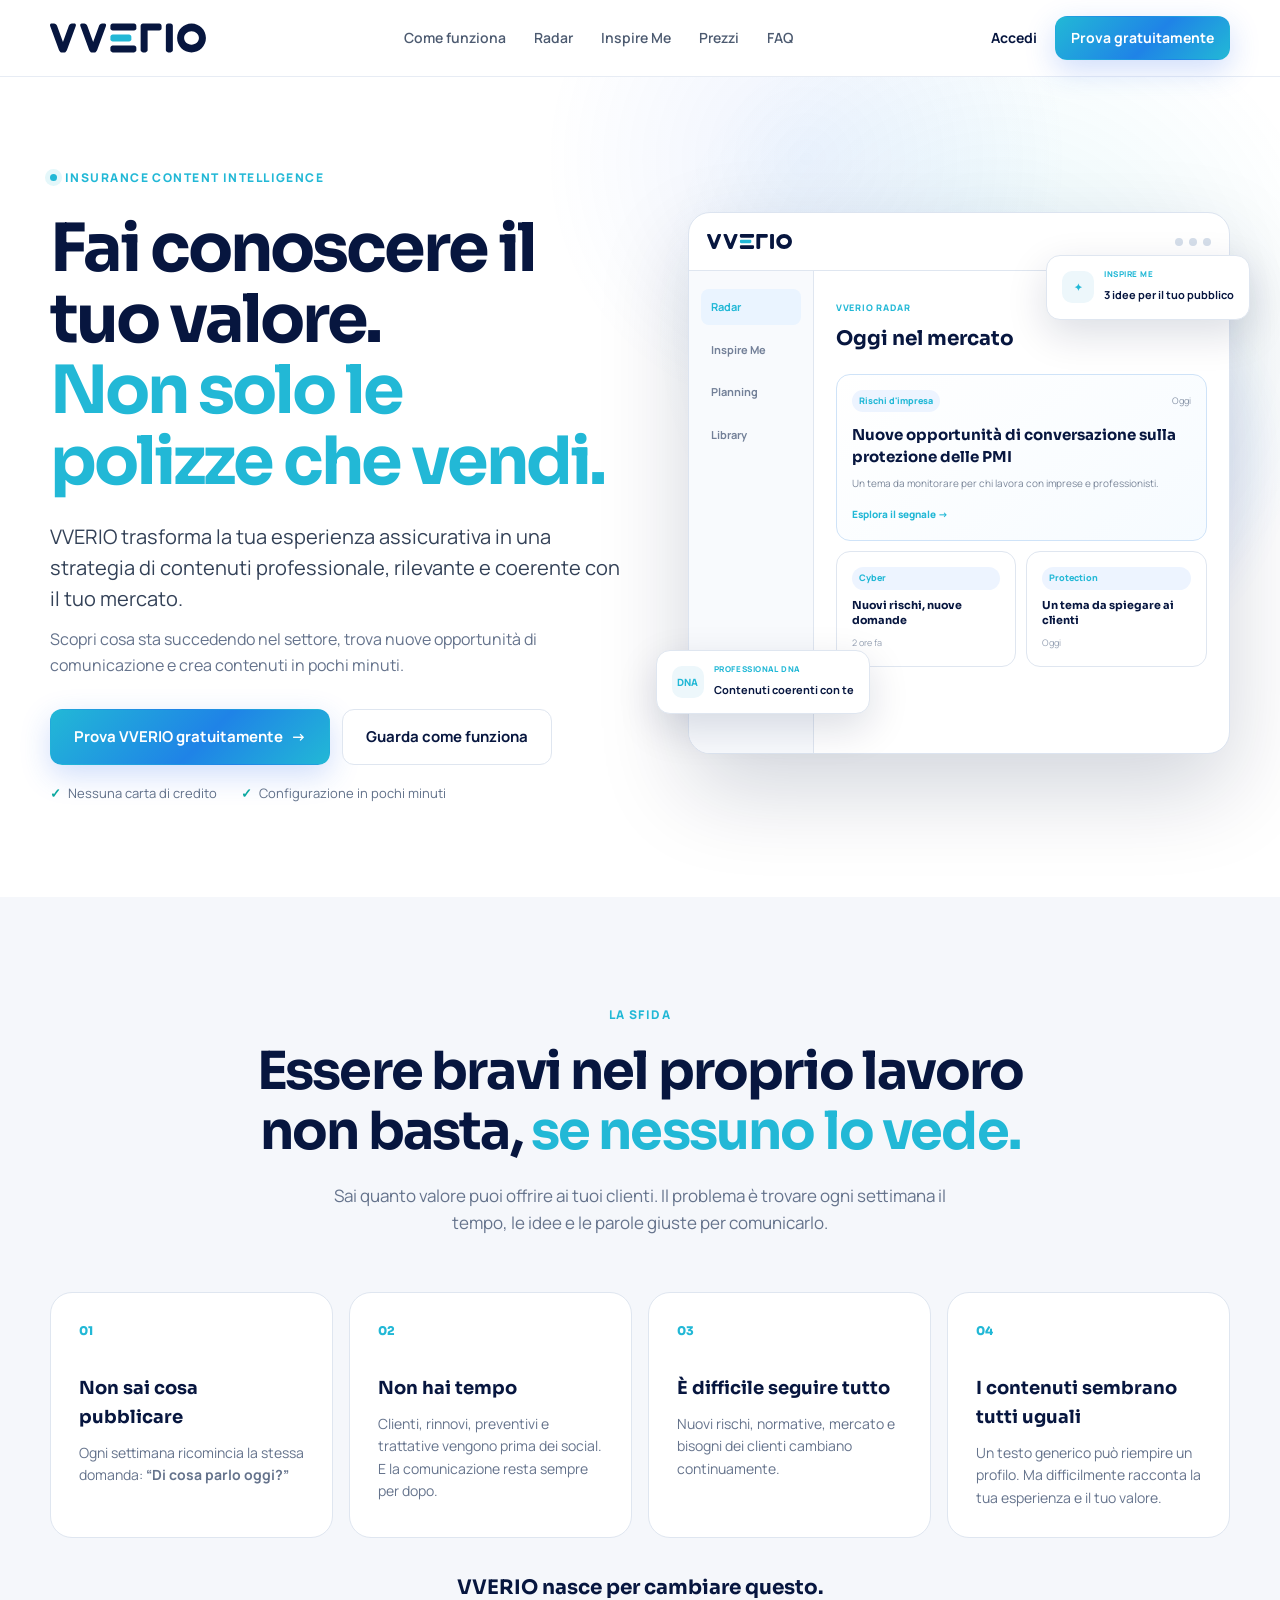
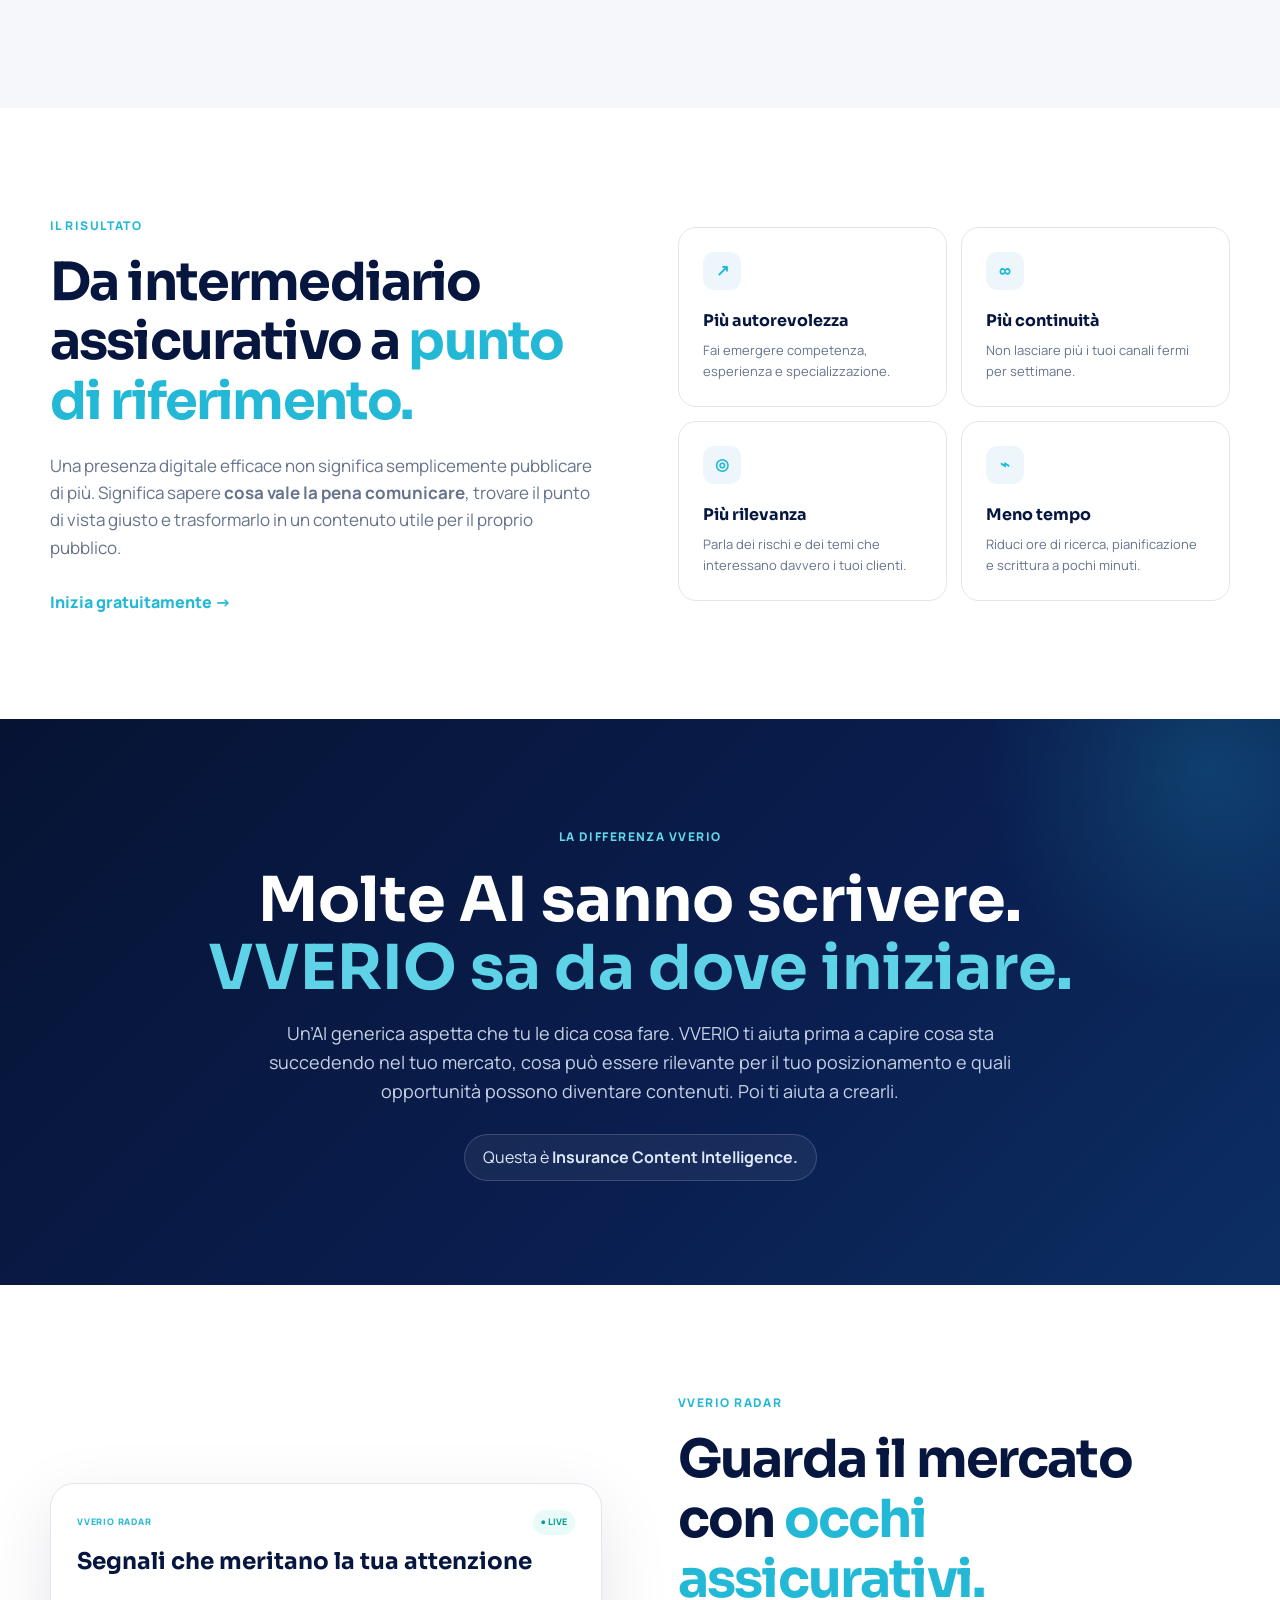
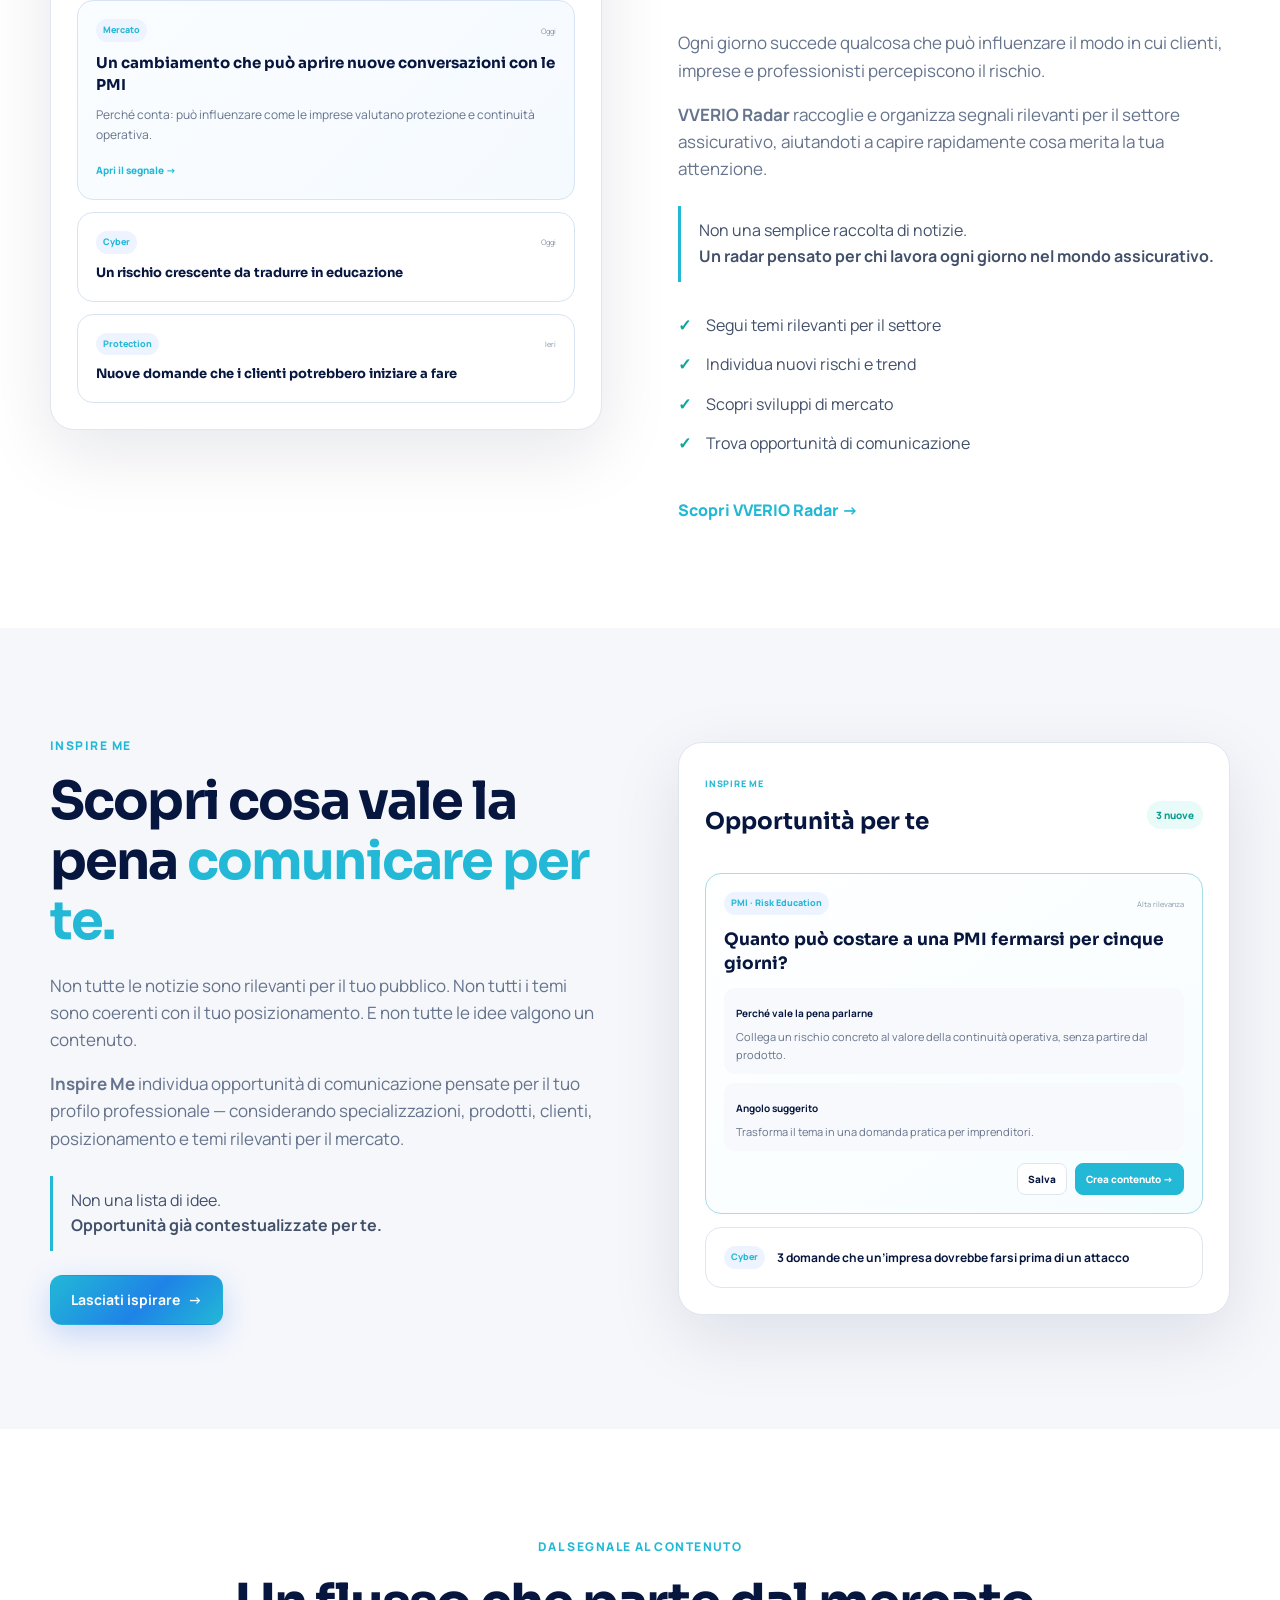
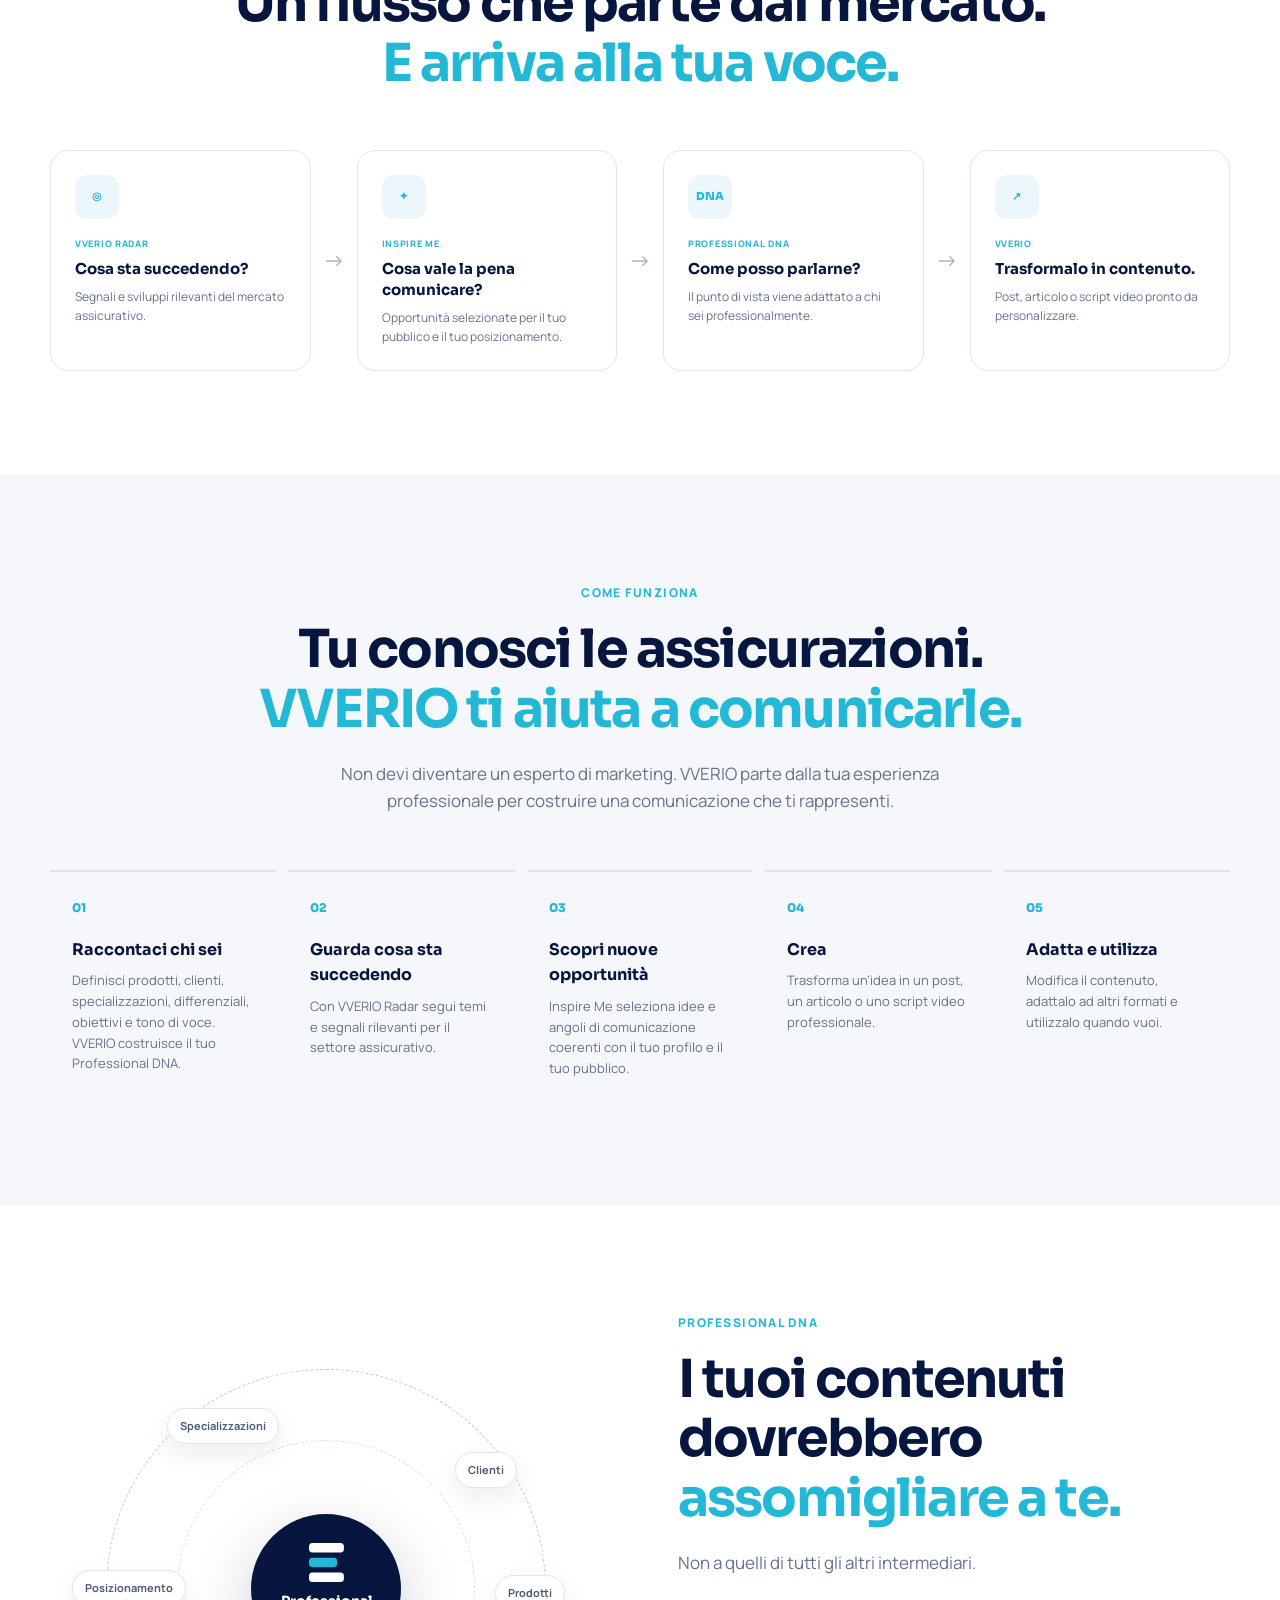
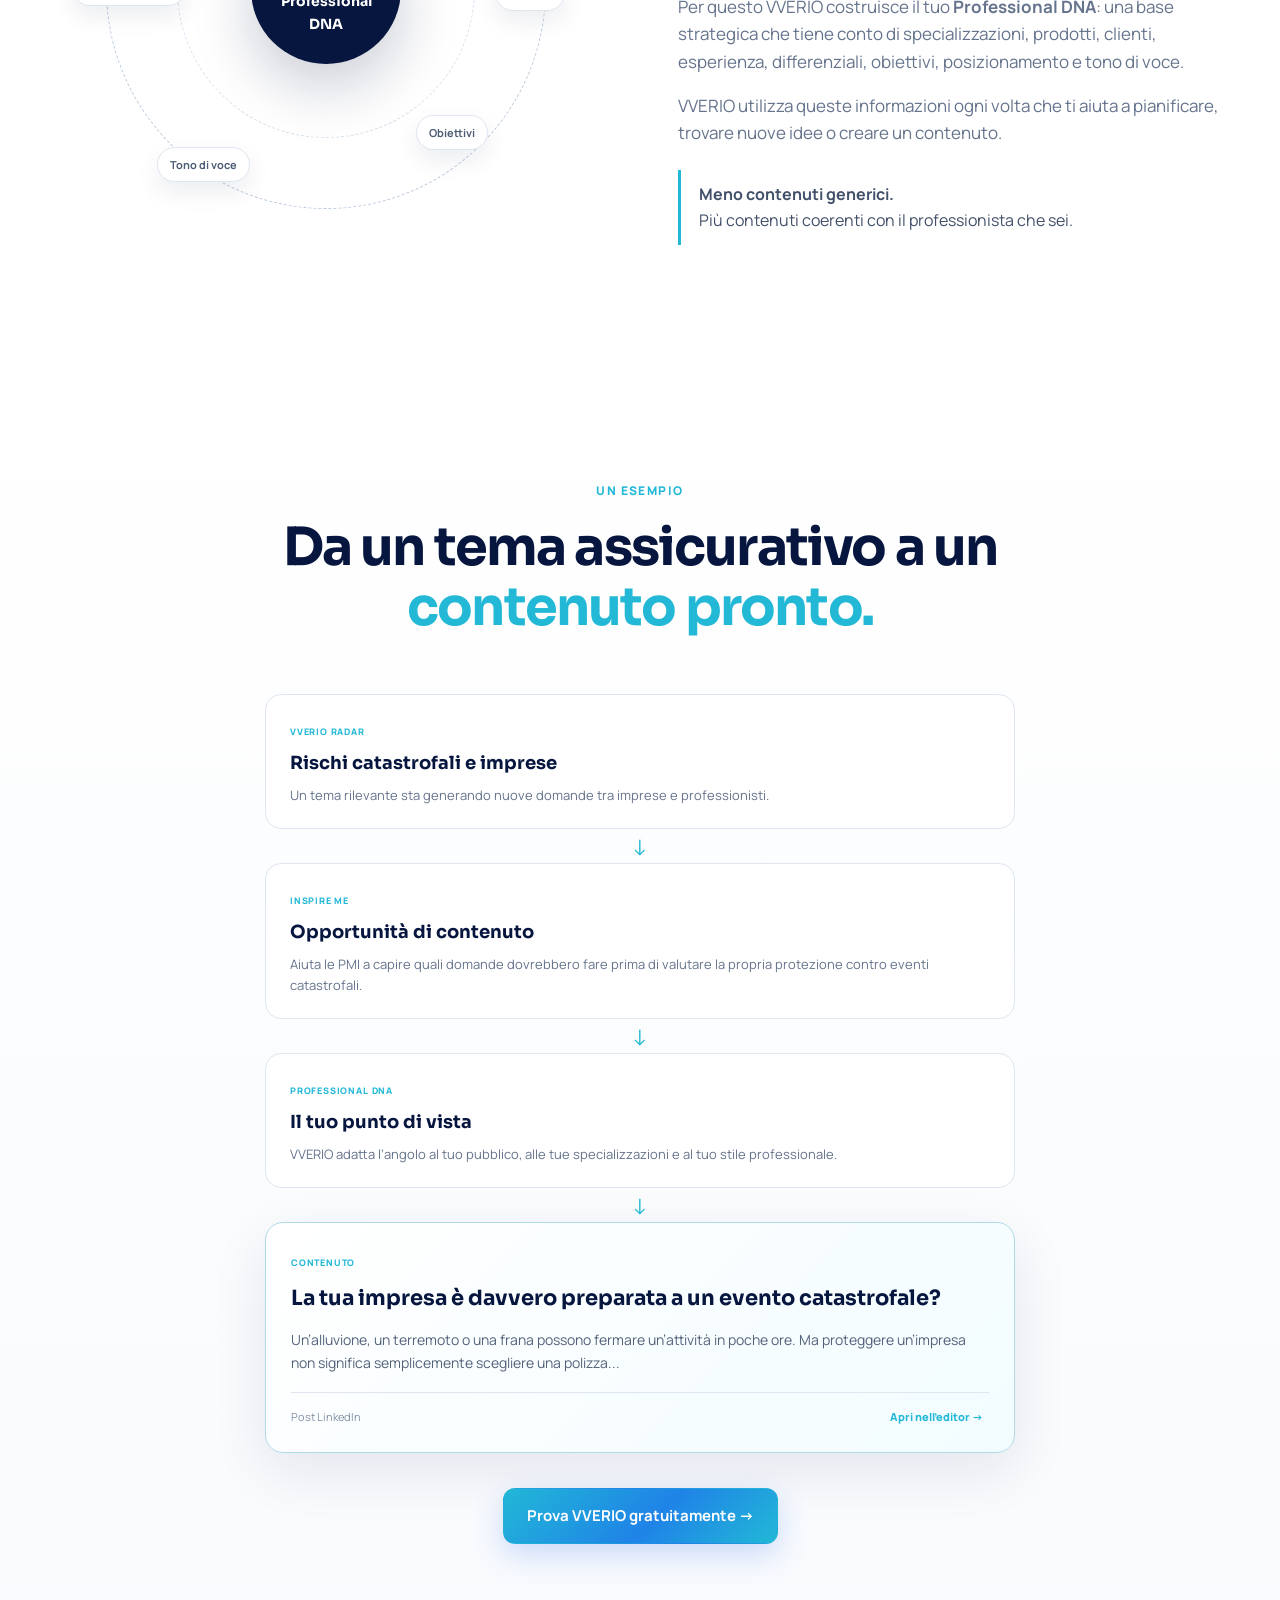
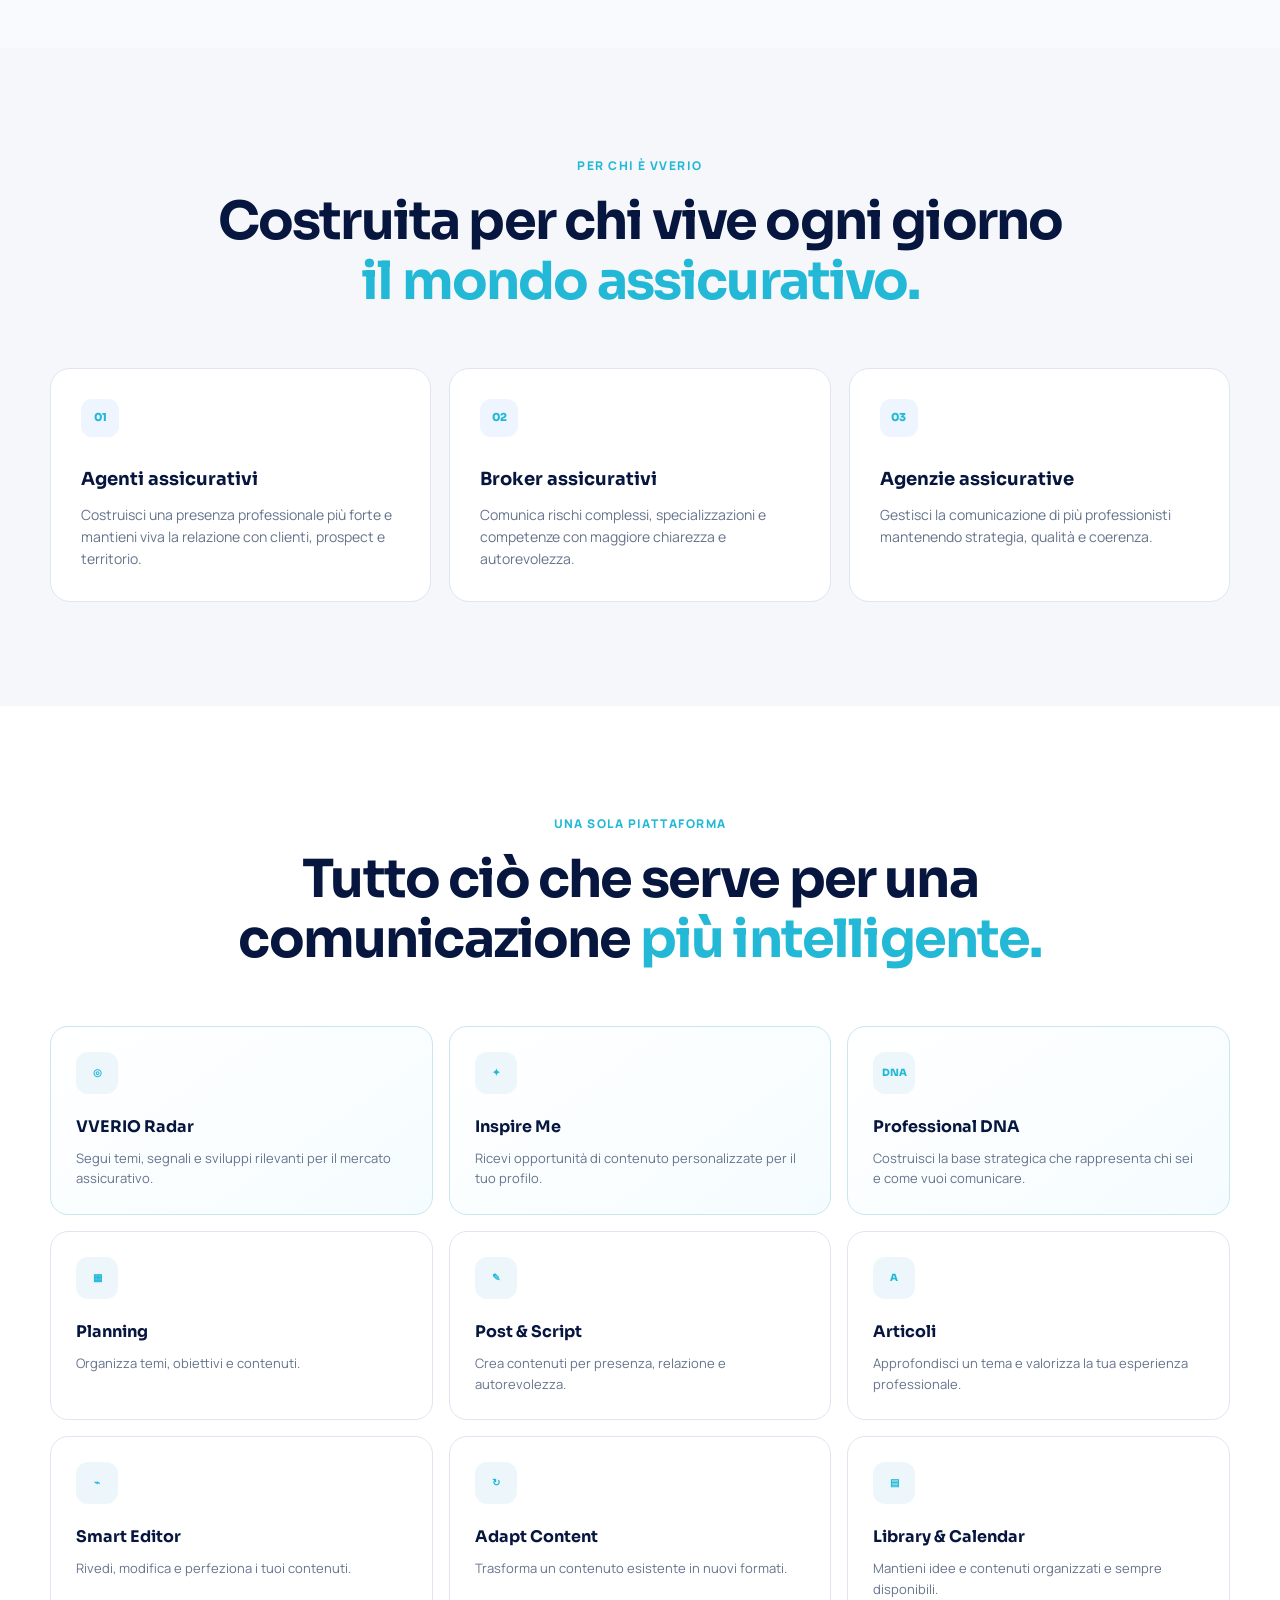
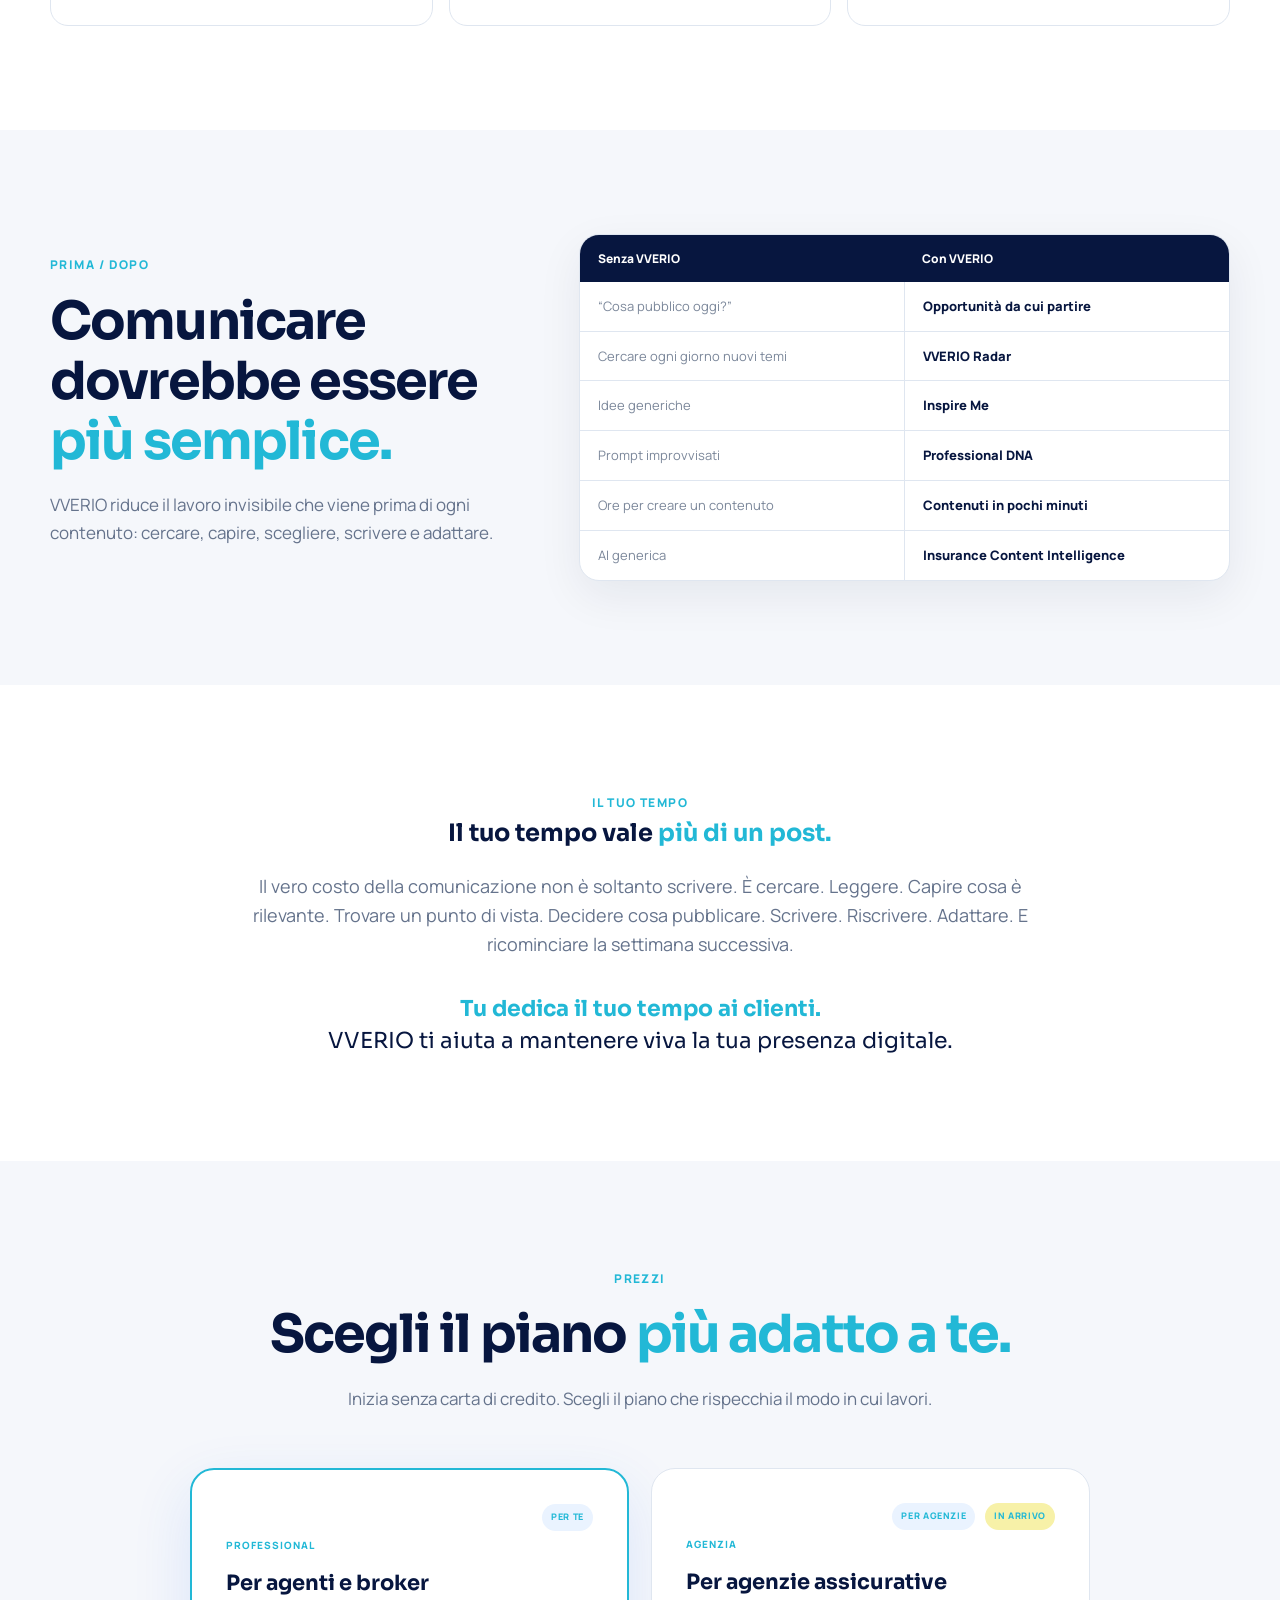
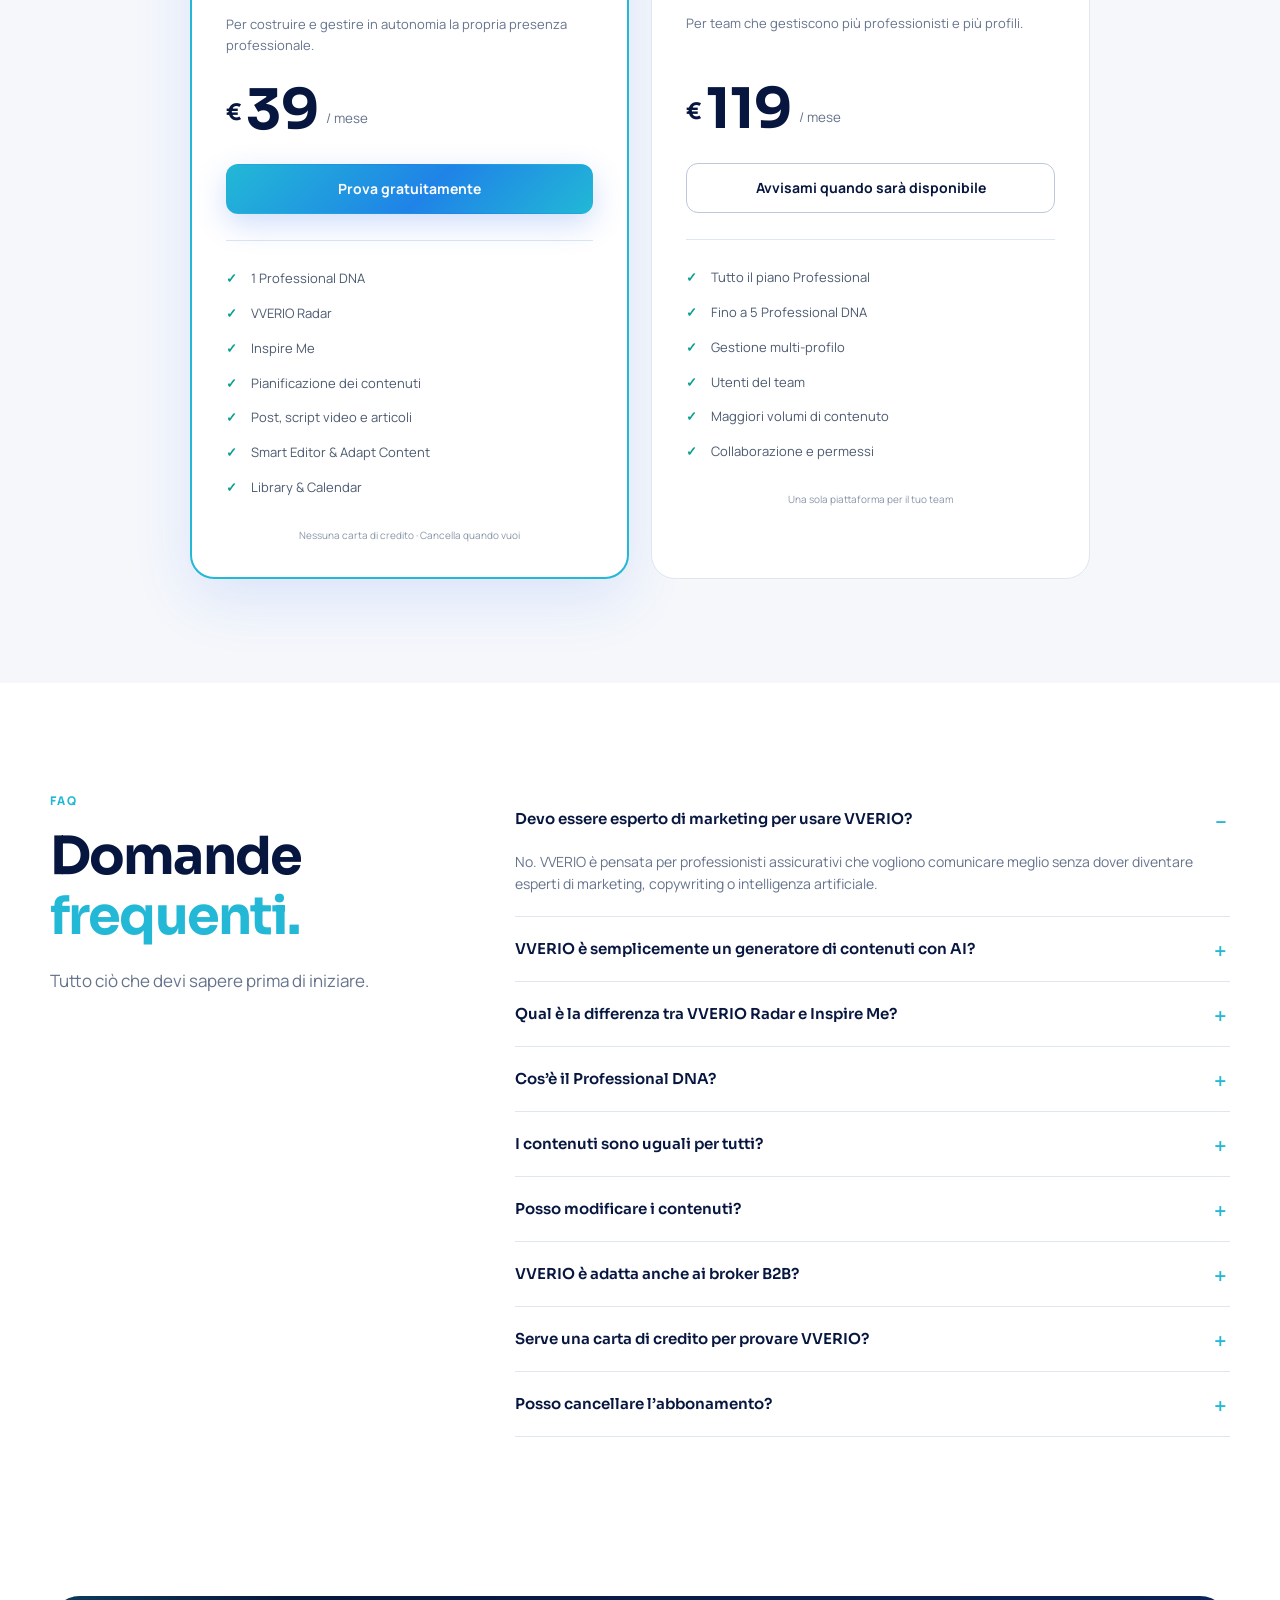
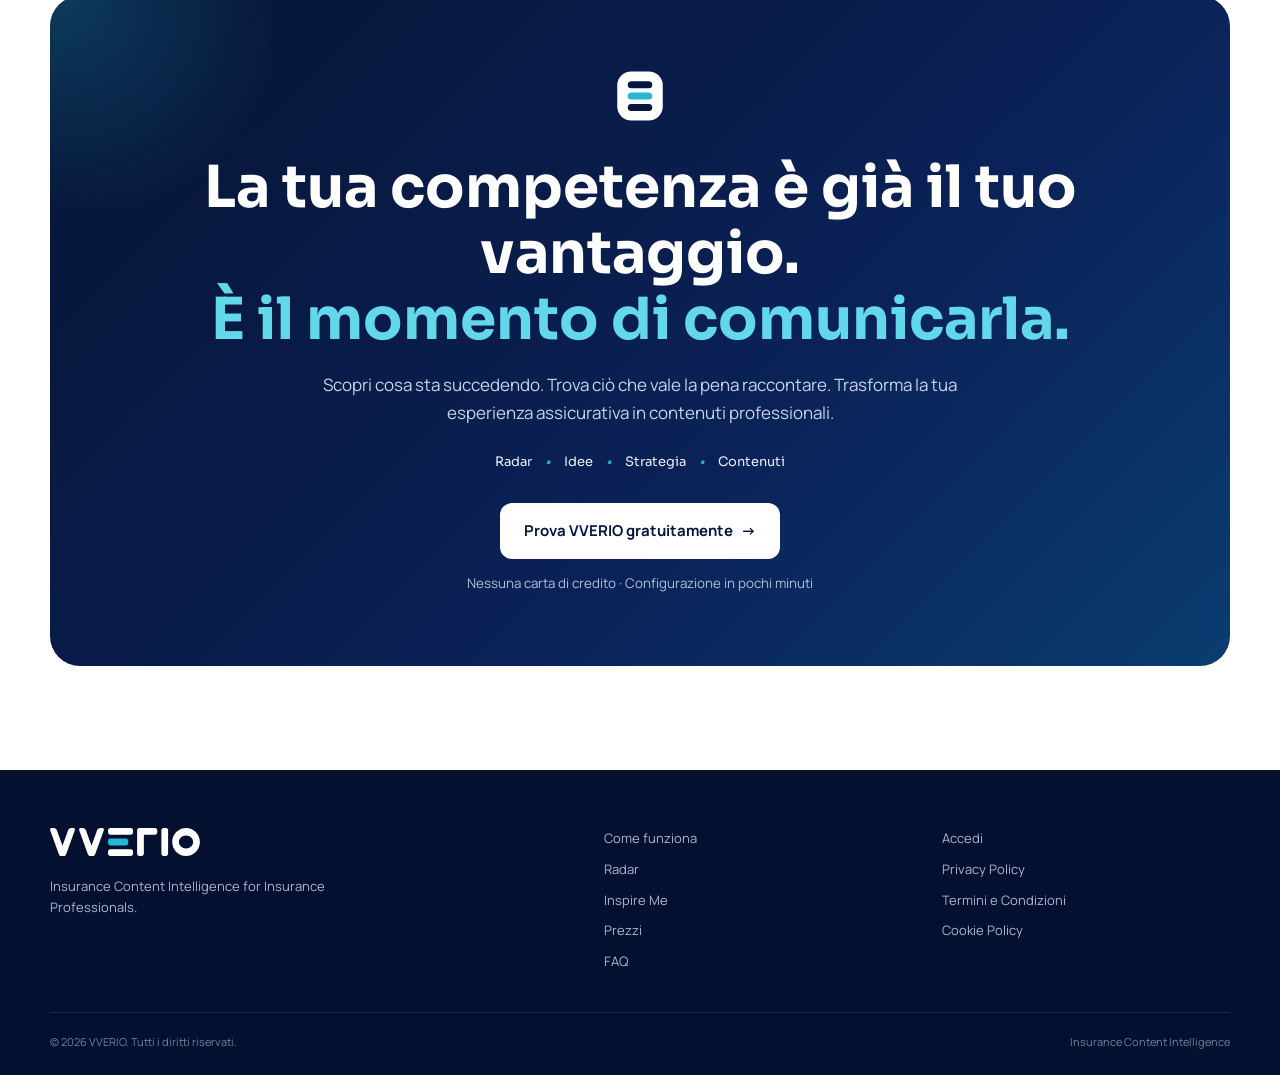
<file: index.html>
<!doctype html>
<html lang="en">
<head>
  <!-- Google tag (gtag.js) -->
  <script async src="https://www.googletagmanager.com/gtag/js?id=G-J3XJ5LRCK1"></script>
  <script>
    window.dataLayer = window.dataLayer || [];
    function gtag(){dataLayer.push(arguments);}
    gtag('js', new Date());

    gtag('config', 'G-J3XJ5LRCK1');
  </script>
  <meta charset="utf-8" />
  <meta name="viewport" content="width=device-width, initial-scale=1" />
  <meta name="robots" content="noindex,follow" />
  <meta name="theme-color" content="#07163F" />
  <title>VVERIO</title>
  <link rel="icon" href="assets/favicon.svg" type="image/svg+xml" />
  <link rel="alternate" hreflang="it" href="https://vverio.com/it/" />
  <link rel="alternate" hreflang="x-default" href="https://vverio.com/" />
  <meta http-equiv="refresh" content="0; url=it/index.html" />
  <script>
    window.location.replace('it/index.html');
  </script>
</head>
<body>
  <p>Redirecting to <a href="it/index.html">VVERIO Italia</a>…</p>
</body>
</html>
</file>
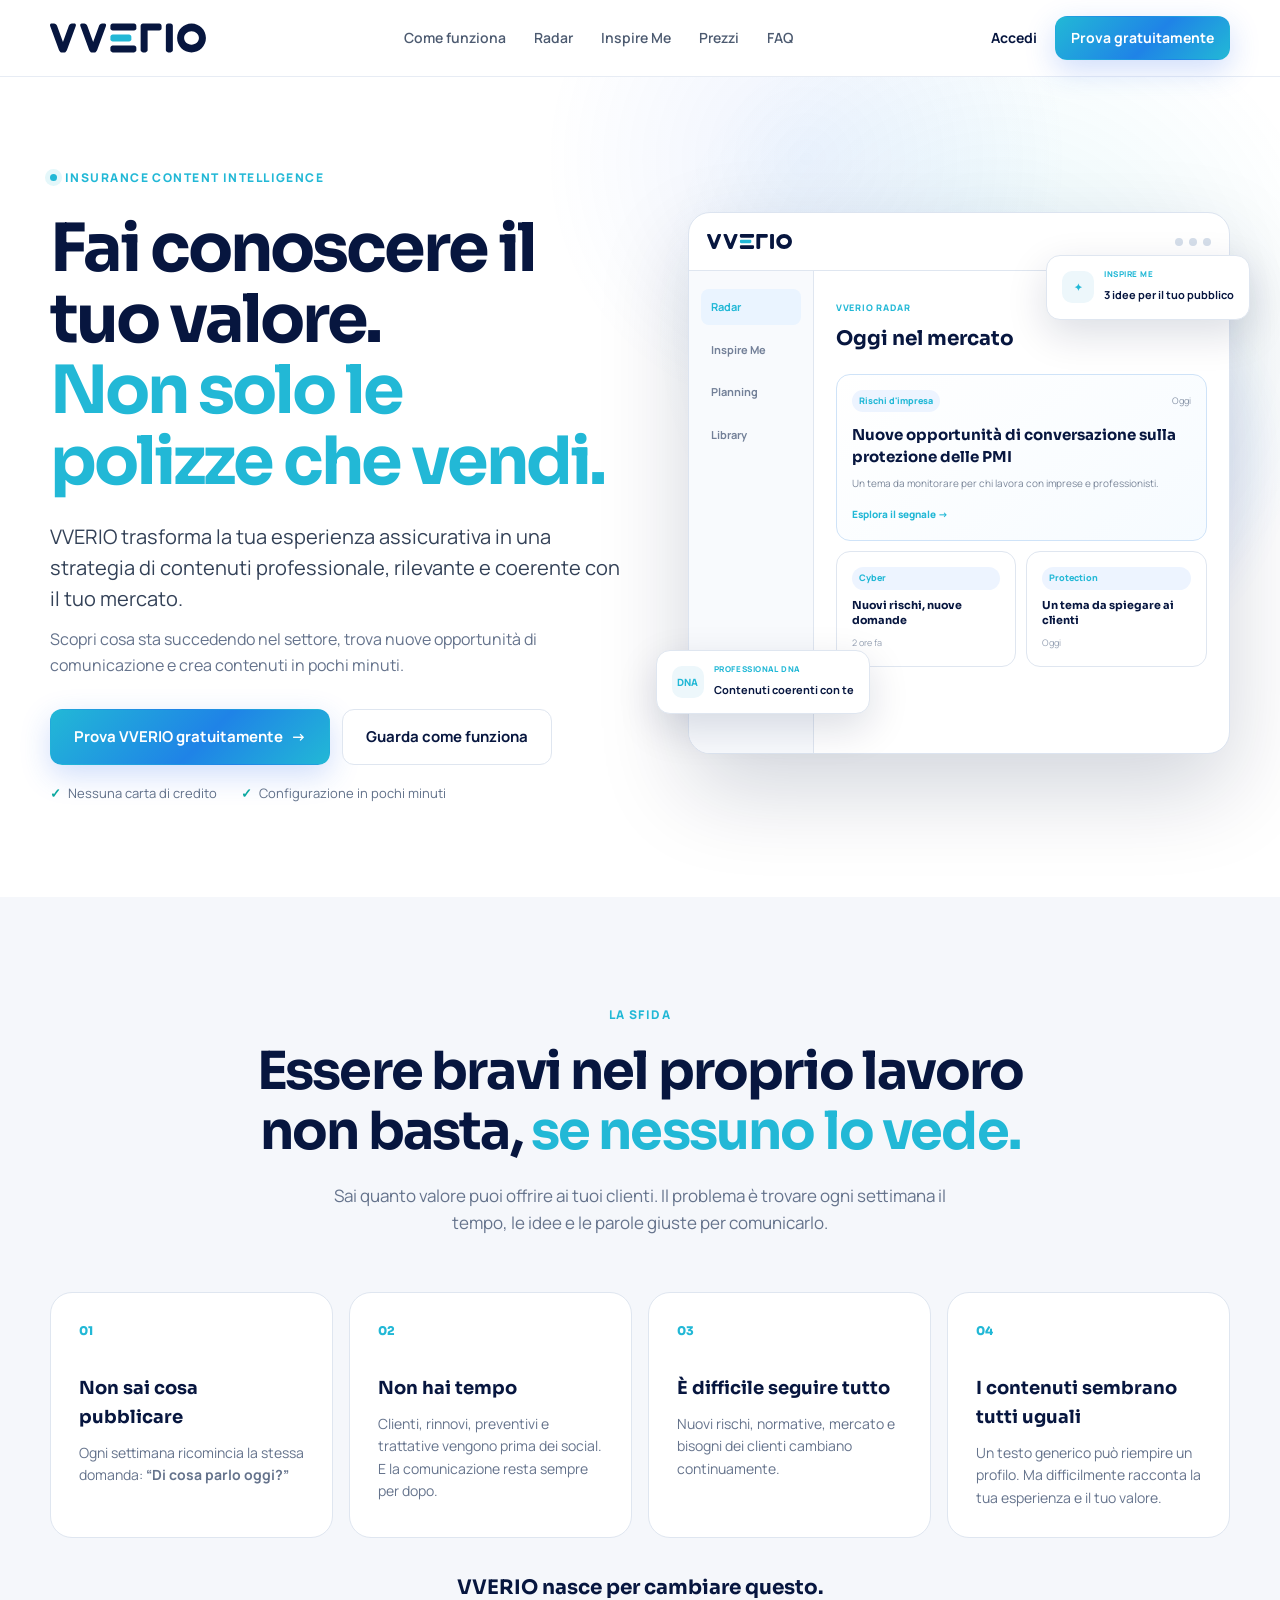
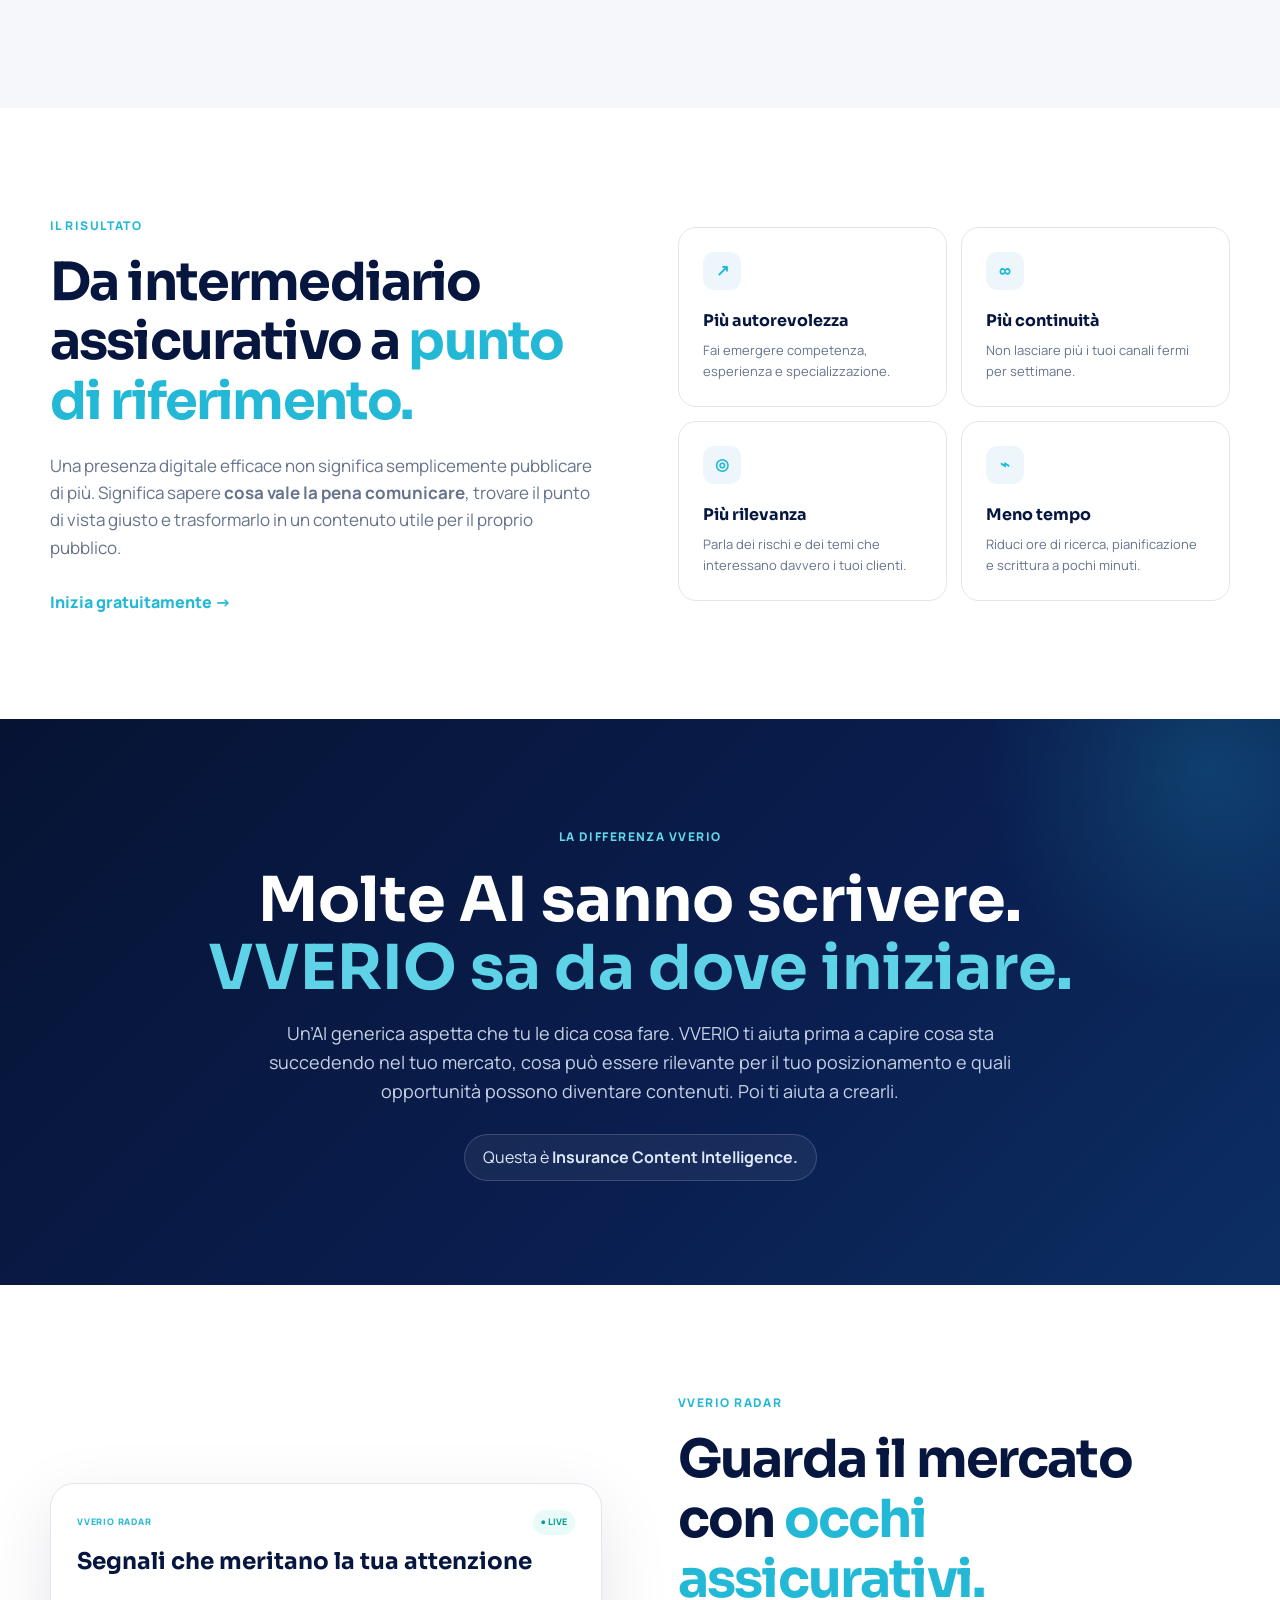
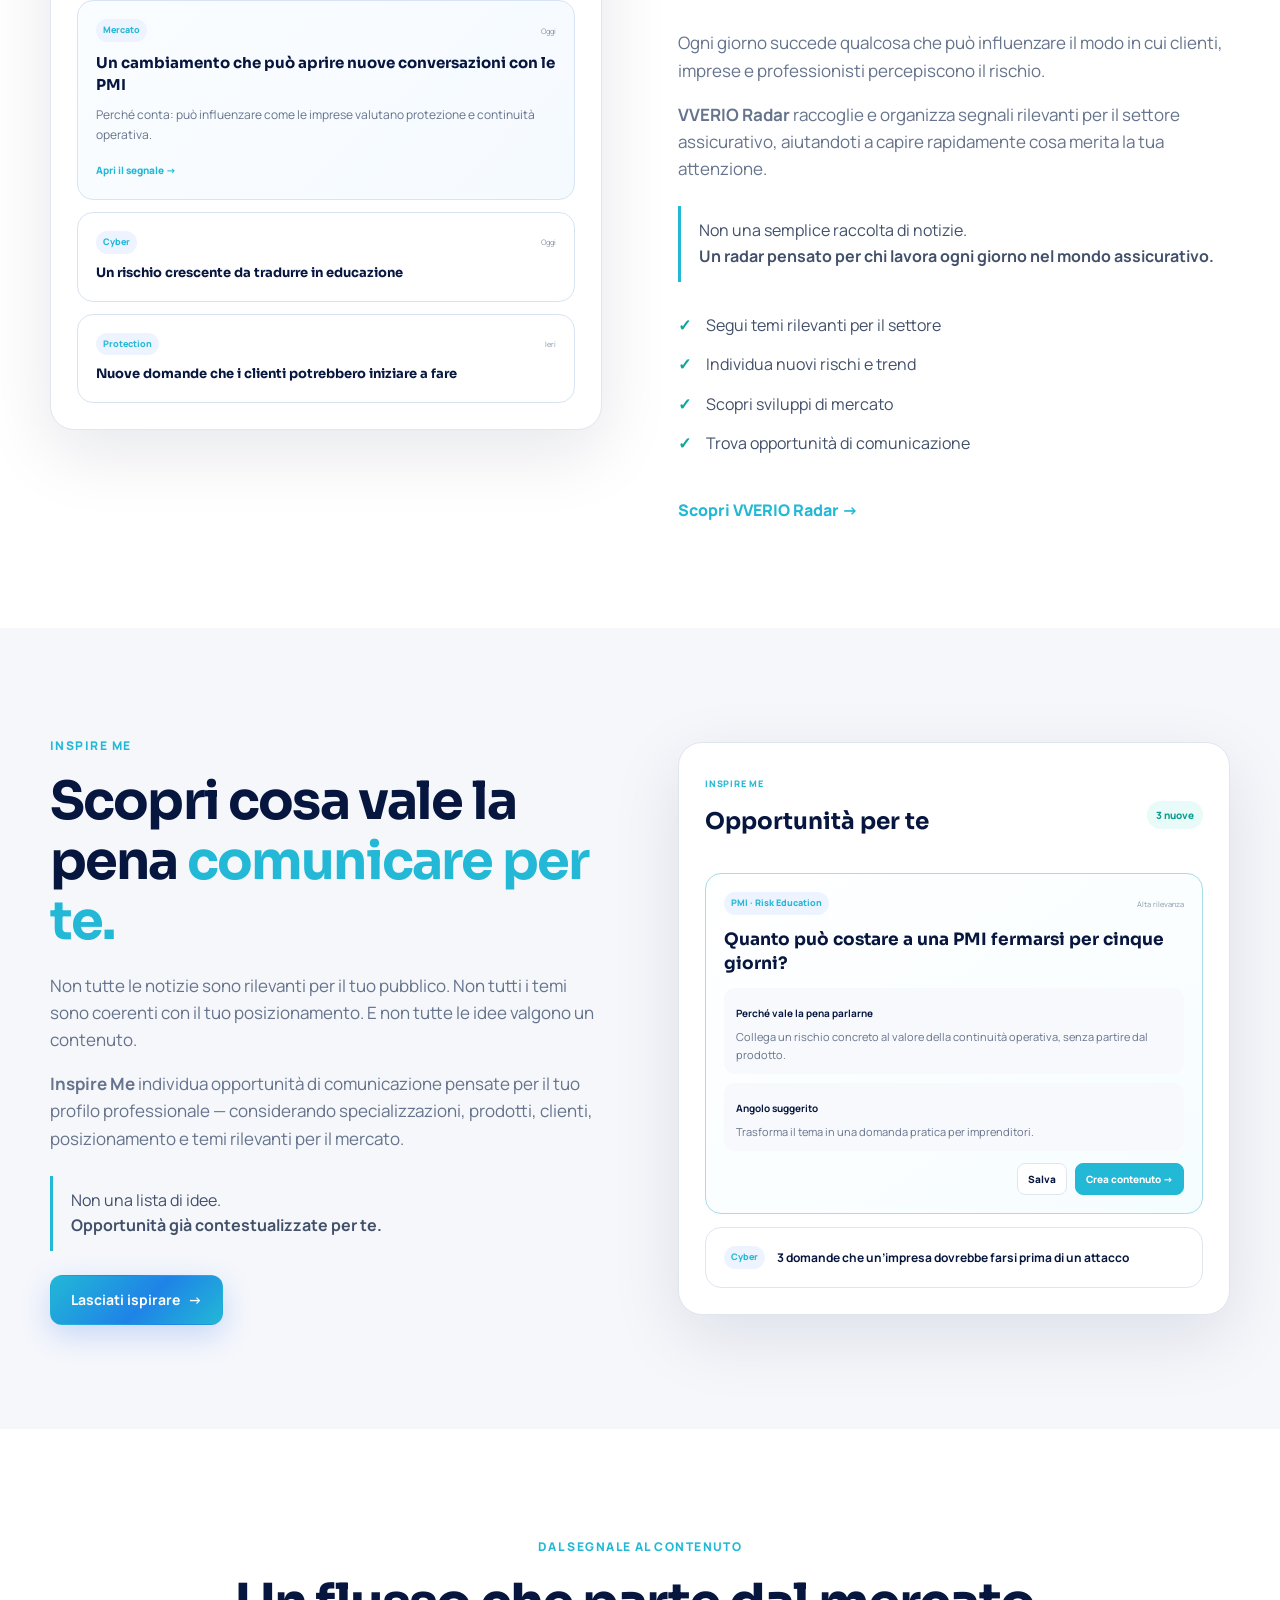
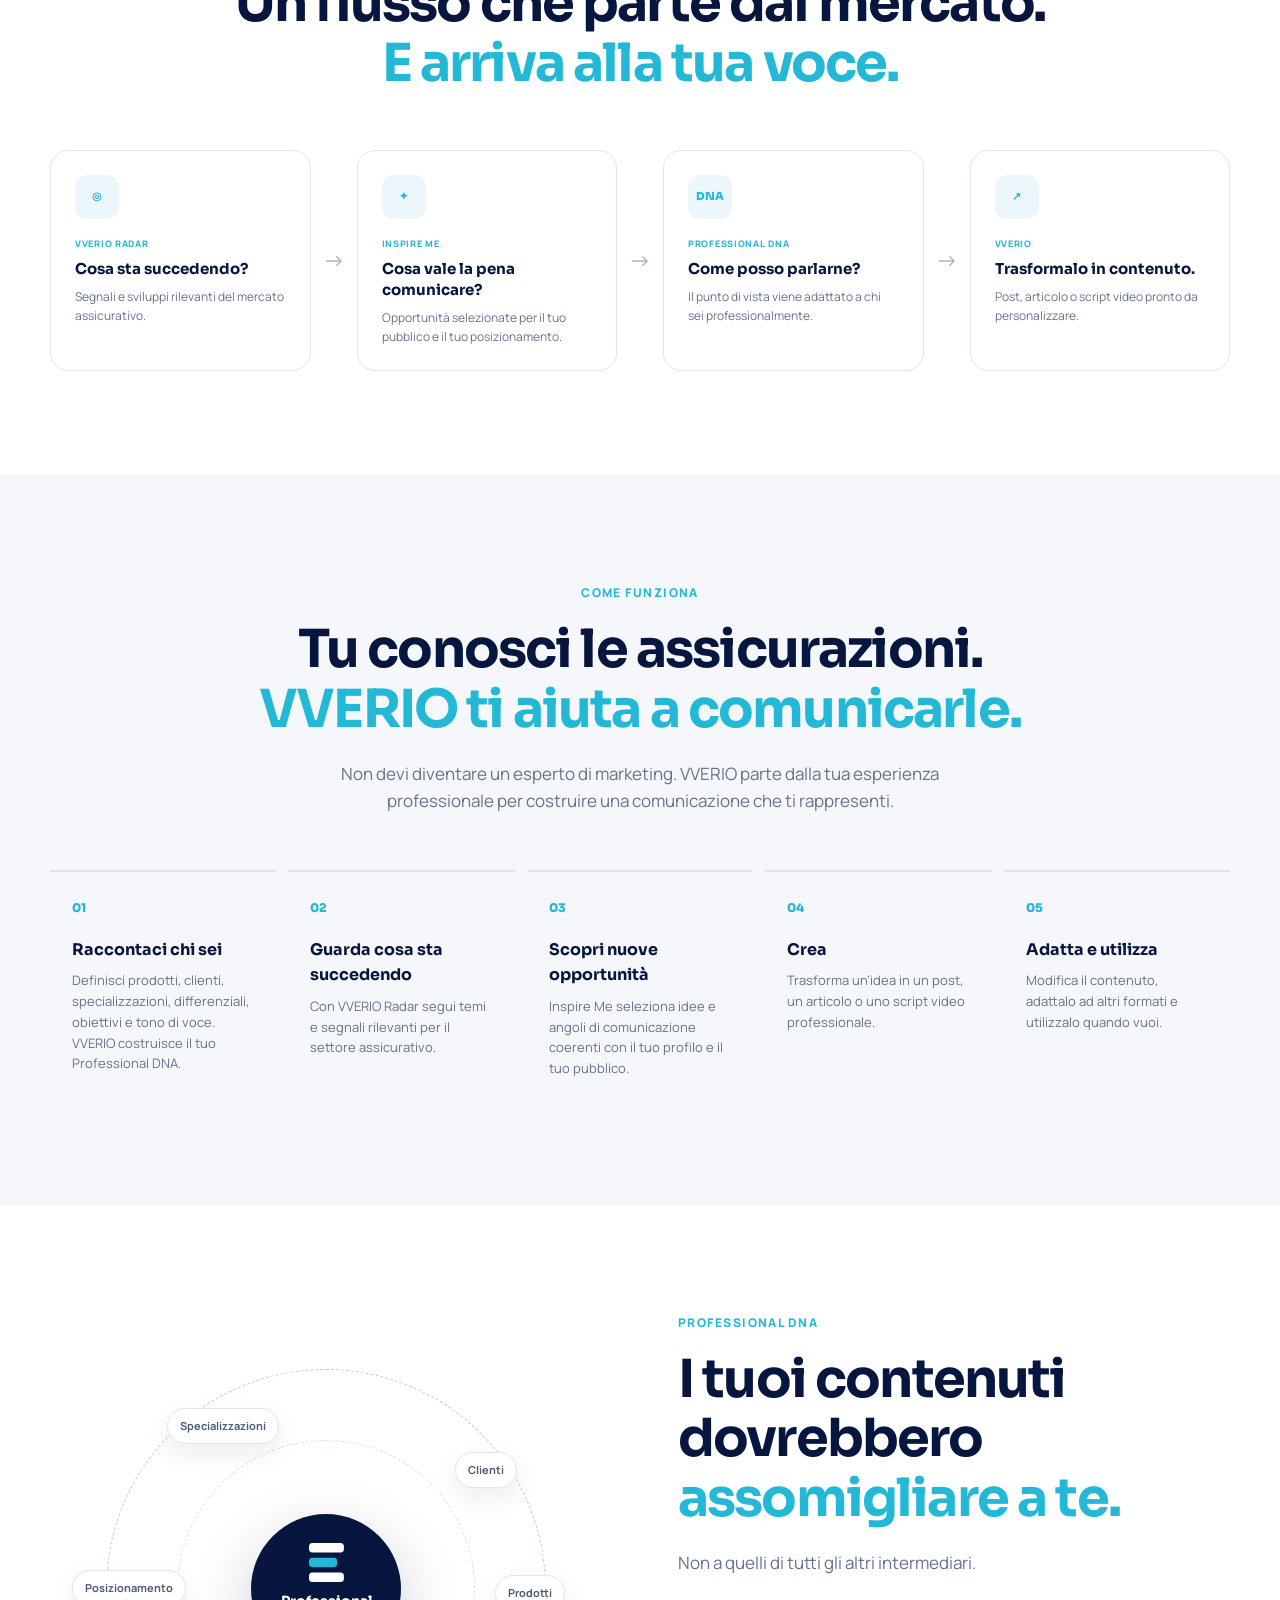
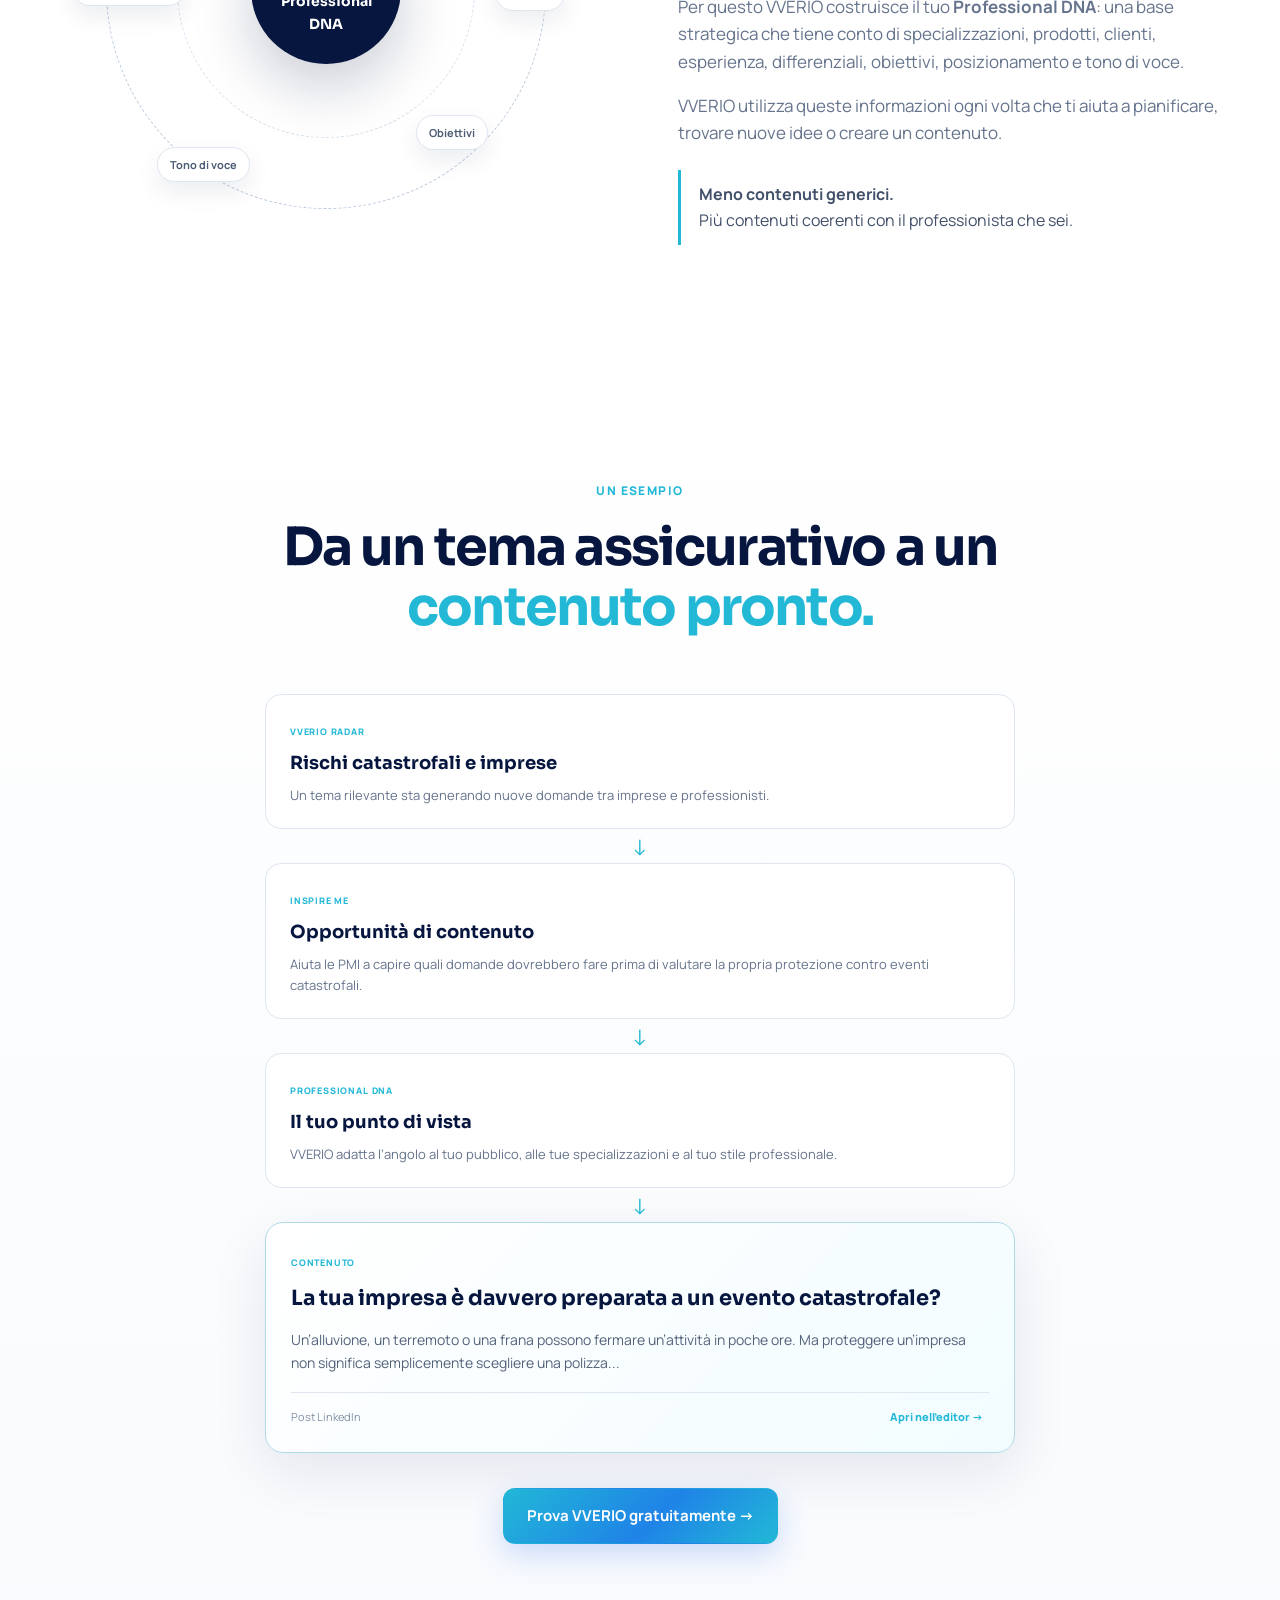
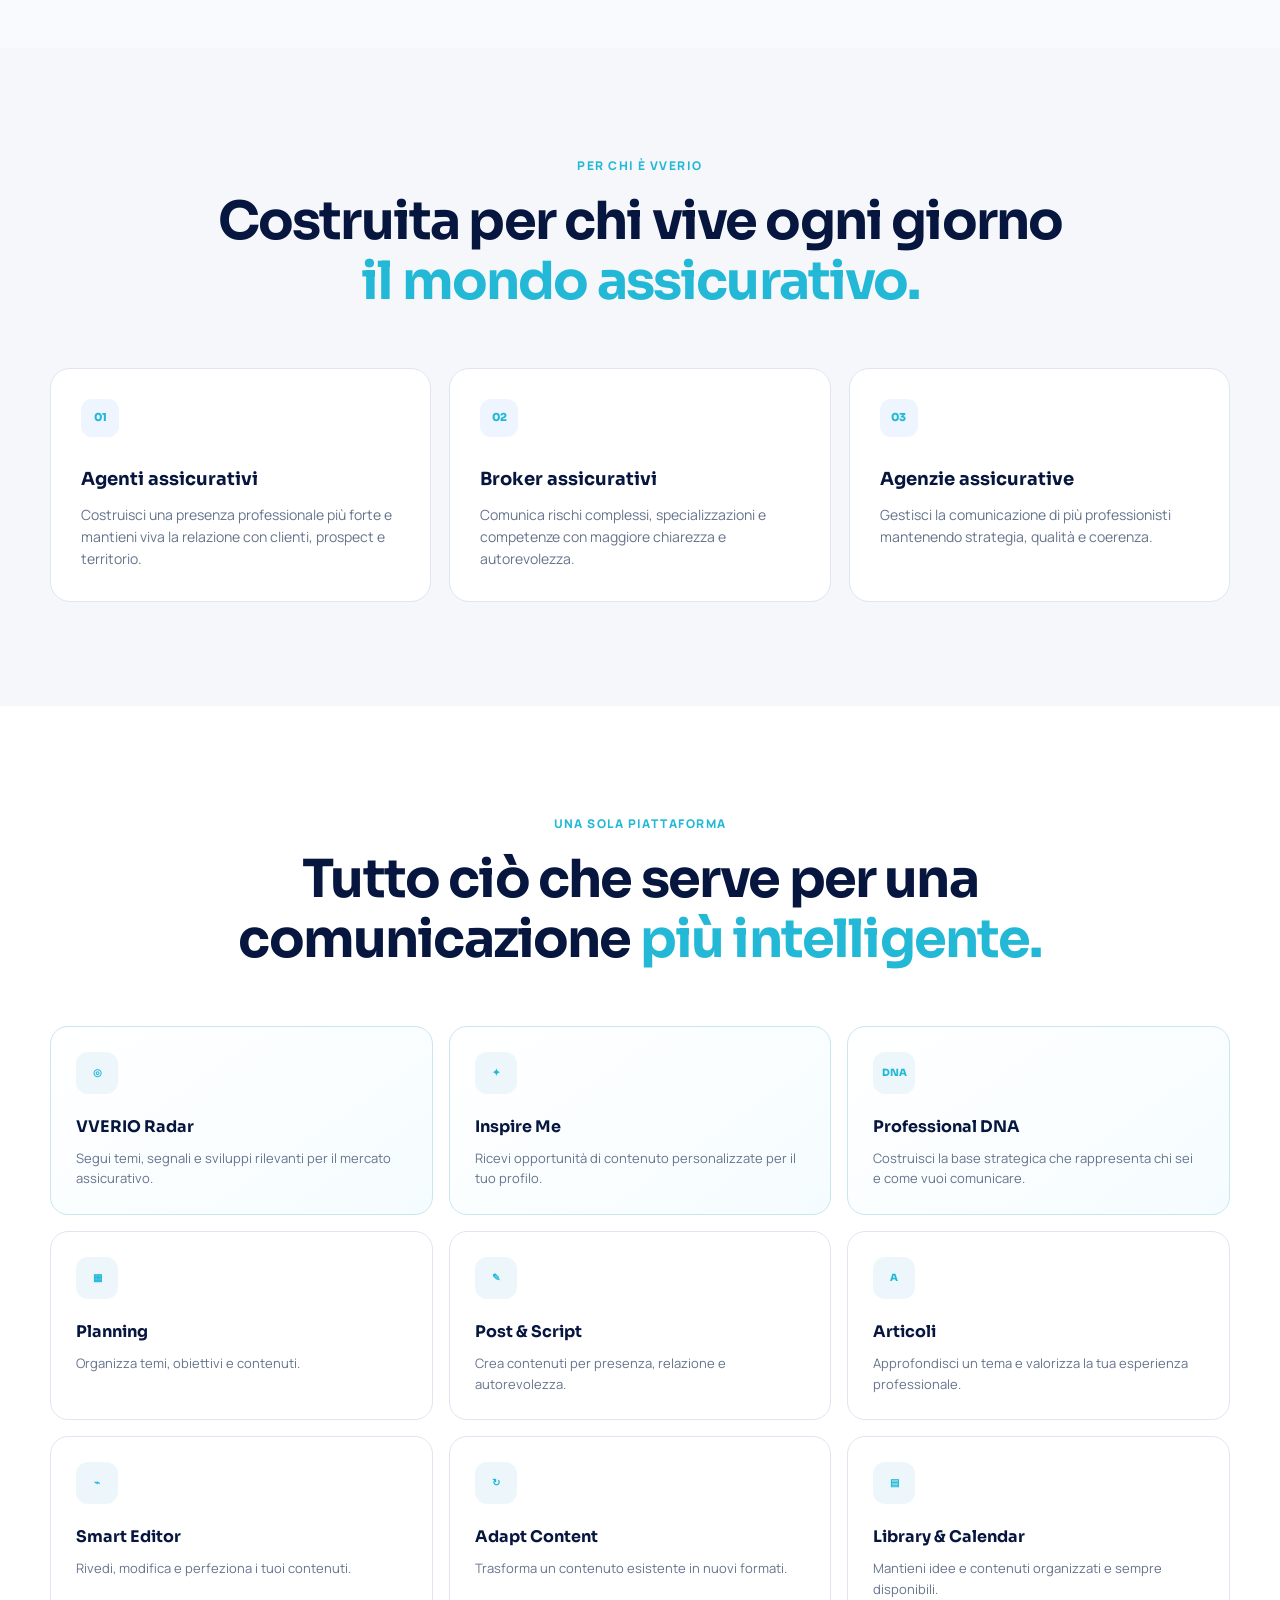
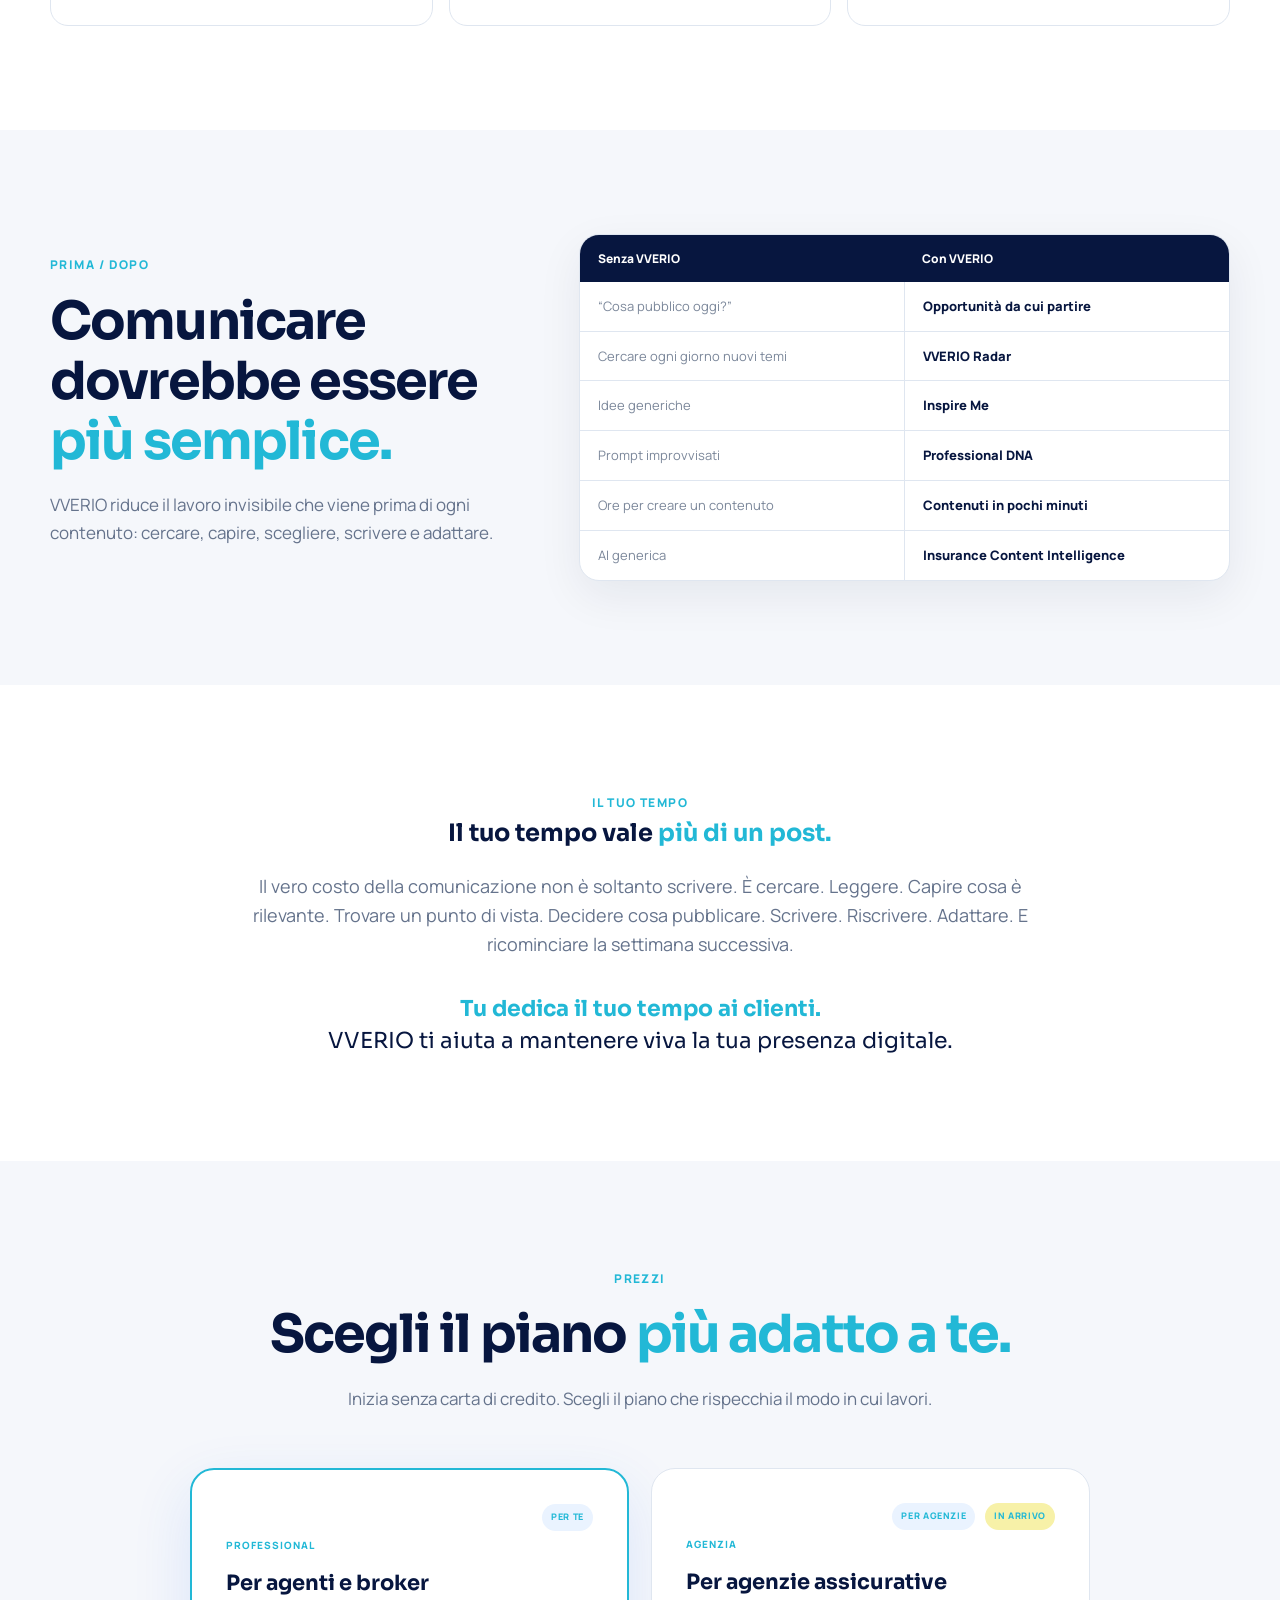
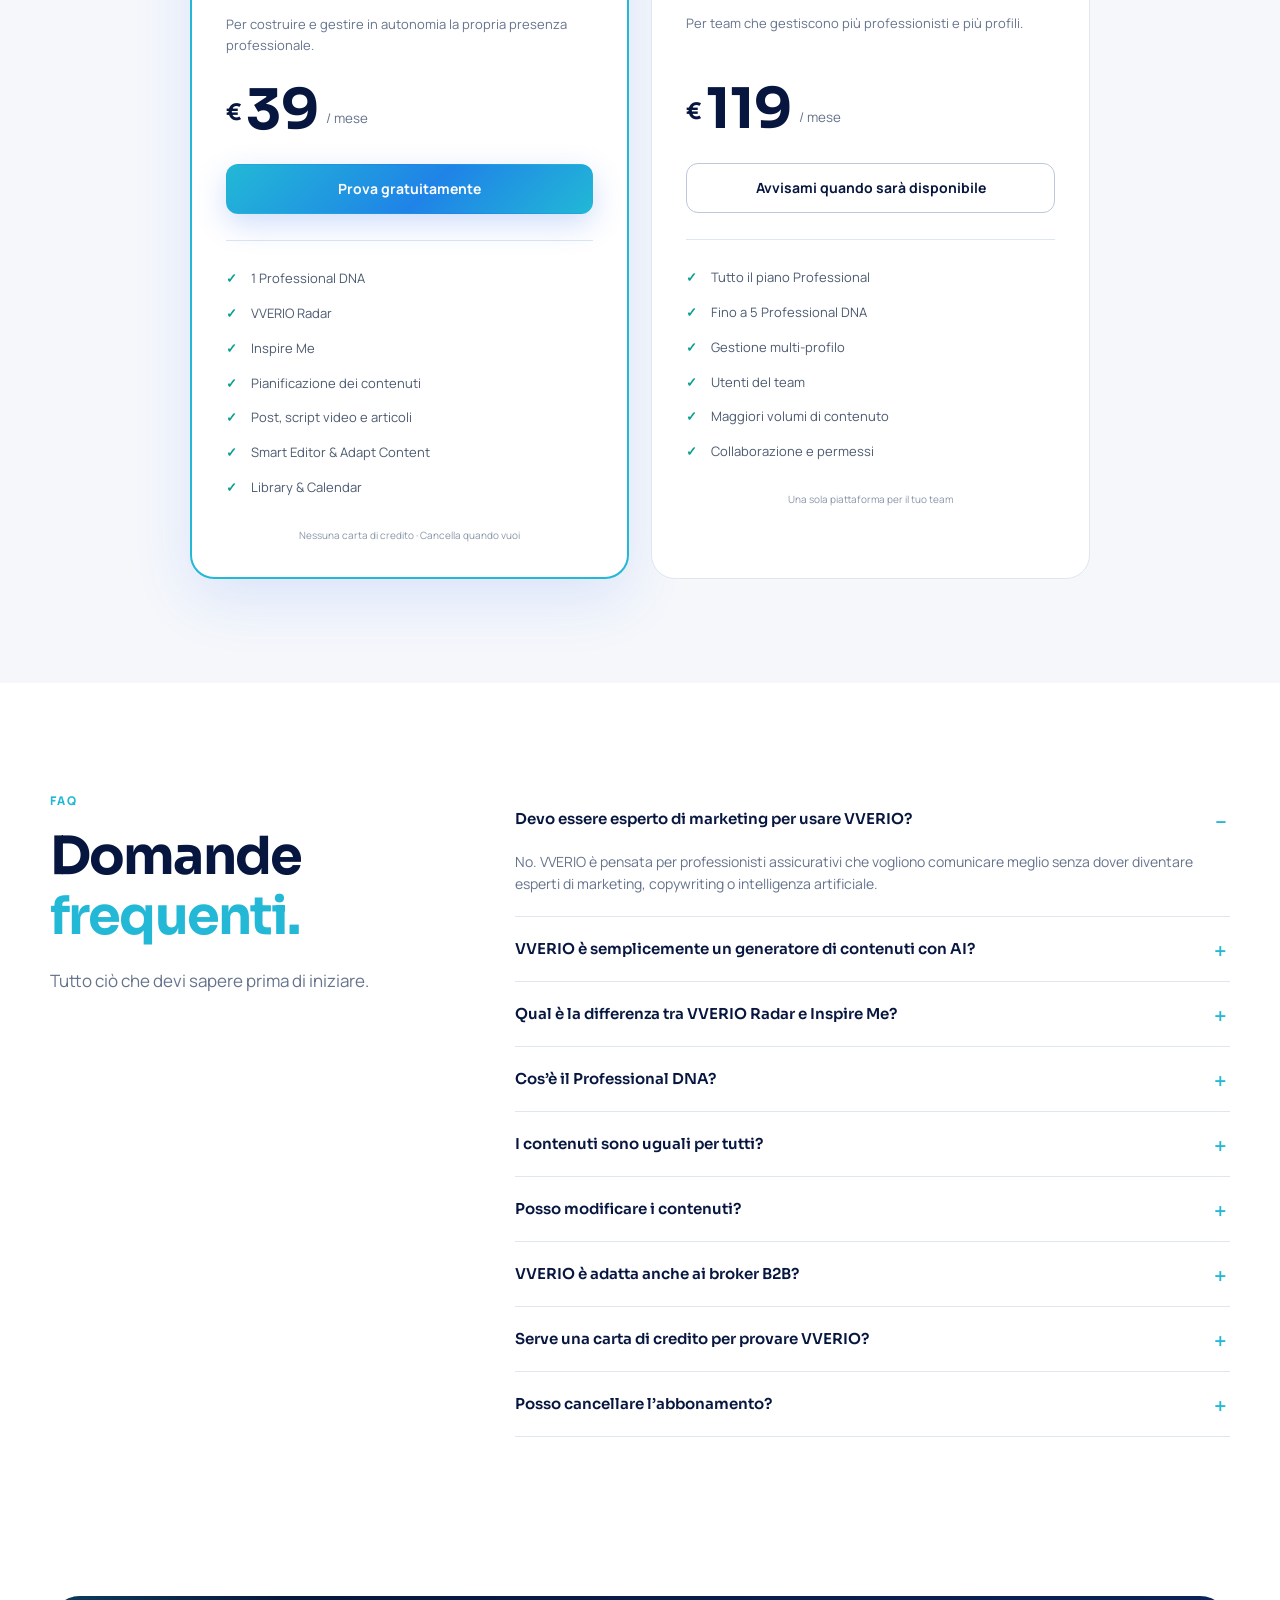
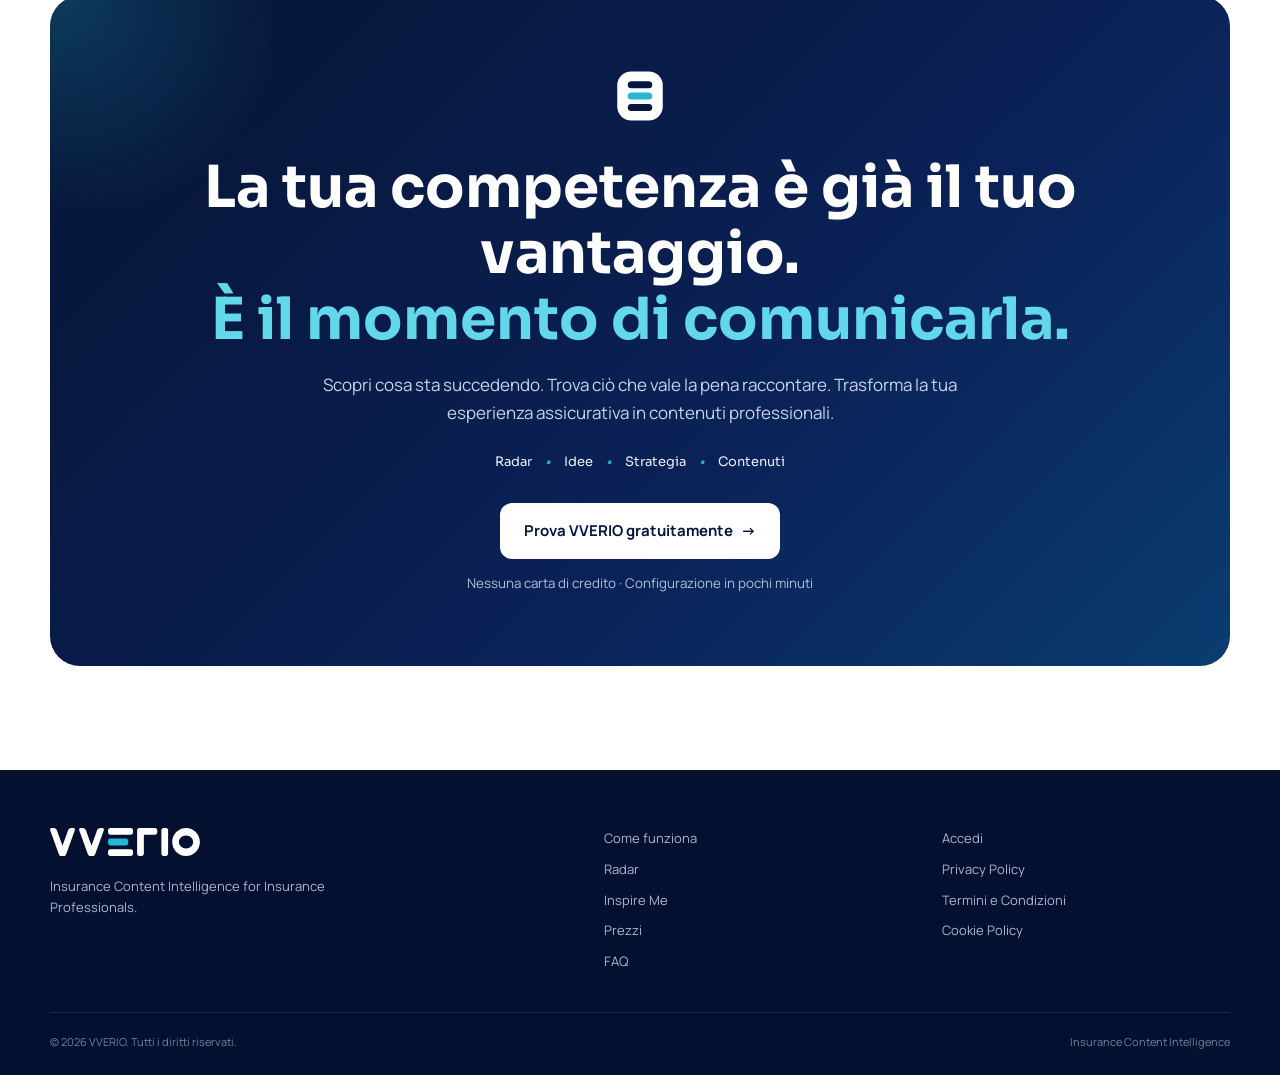
<file: it/index.html>
<!doctype html>
<html lang="it">
<head>
  <!-- Google tag (gtag.js) -->
  <script async src="https://www.googletagmanager.com/gtag/js?id=G-J3XJ5LRCK1"></script>
  <script>
    window.dataLayer = window.dataLayer || [];
    function gtag(){dataLayer.push(arguments);}
    gtag('js', new Date());

    gtag('config', 'G-J3XJ5LRCK1');
  </script>

  <meta charset="utf-8" />
  <meta name="viewport" content="width=device-width, initial-scale=1" />
  <title>VVERIO — Insurance Content Intelligence</title>
  <meta name="description" content="VVERIO aiuta agenti, broker e agenzie assicurative a capire cosa vale la pena comunicare e a trasformarlo in contenuti professionali." />
  <meta name="theme-color" content="#07163F" />
  <link rel="canonical" href="https://vverio.com/it/" />
  <link rel="alternate" hreflang="it" href="https://vverio.com/it/" />
  <link rel="alternate" hreflang="x-default" href="https://vverio.com/" />
  <meta property="og:title" content="VVERIO — Insurance Content Intelligence" />
  <meta property="og:description" content="Dal mercato al contenuto. VVERIO aiuta intermediari assicurativi a comunicare con più autorevolezza, continuità e rilevanza." />
  <meta property="og:type" content="website" />
  <meta property="og:image" content="assets/og-vverio.svg" />
  <link rel="icon" href="../assets/fav-icon.svg" type="image/svg+xml" />
  <link rel="preconnect" href="https://fonts.googleapis.com" />
  <link rel="preconnect" href="https://fonts.gstatic.com" crossorigin />
  <link href="https://fonts.googleapis.com/css2?family=Manrope:wght@400;500;600;700&family=Sora:wght@500;600;700&display=swap" rel="stylesheet" />
  <link rel="stylesheet" href="../styles.css?v2.0" />
</head>
<body>
  <header class="site-header" id="top">
    <div class="container nav-wrap">
      <a class="brand" href="#top" aria-label="VVERIO home">
        <img src="../assets/vverio-logo.svg" alt="VVERIO" width="156" height="38" />
      </a>
      <nav class="desktop-nav" aria-label="Navigazione principale">
        <a href="#come-funziona">Come funziona</a>
        <a href="#radar">Radar</a>
        <a href="#inspire">Inspire Me</a>
        <a href="#pricing">Prezzi</a>
        <a href="#faq">FAQ</a>
      </nav>
      <div class="nav-actions">
        <a class="login-link" href="https://app.vverio.com/auth/login">Accedi</a>
        <a class="btn btn-primary btn-sm" href="https://app.vverio.com/auth/register">Prova gratuitamente</a>
      </div>
      <button class="menu-toggle" type="button" aria-expanded="false" aria-controls="mobile-menu" aria-label="Apri menu">
        <span></span><span></span><span></span>
      </button>
    </div>
    <div class="mobile-menu" id="mobile-menu" hidden>
      <a href="#come-funziona">Come funziona</a>
      <a href="#radar">Radar</a>
      <a href="#inspire">Inspire Me</a>
      <a href="#pricing">Prezzi</a>
      <a href="#faq">FAQ</a>
      <a href="https://app.vverio.com/auth/login">Accedi</a>
      <a class="btn btn-primary" href="https://app.vverio.com/auth/register">Prova gratuitamente</a>
    </div>
  </header>

  <main>
    <section class="hero section">
      <div class="container hero-grid">
        <div class="hero-copy reveal">
          <div class="eyebrow"><span class="eyebrow-dot"></span> INSURANCE CONTENT INTELLIGENCE</div>
          <h1>Fai conoscere il tuo valore.<br><span>Non solo le polizze che vendi.</span></h1>
          <p class="hero-lead">VVERIO trasforma la tua esperienza assicurativa in una strategia di contenuti professionale, rilevante e coerente con il tuo mercato.</p>
          <p class="hero-sub">Scopri cosa sta succedendo nel settore, trova nuove opportunità di comunicazione e crea contenuti in pochi minuti.</p>
          <div class="hero-actions">
            <a class="btn btn-primary btn-lg" href="https://app.vverio.com/auth/register">Prova VVERIO gratuitamente <span aria-hidden="true">→</span></a>
            <a class="btn btn-ghost btn-lg" href="#come-funziona">Guarda come funziona</a>
          </div>
          <div class="trust-row">
            <span><i>✓</i> Nessuna carta di credito</span>
            <span><i>✓</i> Configurazione in pochi minuti</span>
          </div>
        </div>

        <div class="hero-visual reveal" aria-label="Anteprima VVERIO">
          <div class="visual-glow"></div>
          <div class="app-window">
            <div class="app-topbar">
              <div class="app-brand-mini"><img src="../assets/vverio-logo.svg" alt="" /></div>
              <div class="app-top-actions"><span></span><span></span><span></span></div>
            </div>
            <div class="app-body">
              <aside class="app-sidebar">
                <div class="side-pill active">Radar</div>
                <div class="side-pill">Inspire Me</div>
                <div class="side-pill">Planning</div>
                <div class="side-pill">Library</div>
              </aside>
              <div class="app-content">
                <div class="mock-title-row">
                  <div><small>VVERIO RADAR</small><h3>Oggi nel mercato</h3></div>
                  <span class="live-chip">● LIVE</span>
                </div>
                <div class="radar-card featured">
                  <div class="card-meta"><span class="category">Rischi d'impresa</span><span>Oggi</span></div>
                  <h4>Nuove opportunità di conversazione sulla protezione delle PMI</h4>
                  <p>Un tema da monitorare per chi lavora con imprese e professionisti.</p>
                  <button>Esplora il segnale →</button>
                </div>
                <div class="mini-grid">
                  <div class="radar-card mini"><span class="category">Cyber</span><strong>Nuovi rischi, nuove domande</strong><small>2 ore fa</small></div>
                  <div class="radar-card mini"><span class="category">Protection</span><strong>Un tema da spiegare ai clienti</strong><small>Oggi</small></div>
                </div>
              </div>
            </div>
          </div>
          <div class="float-card float-one"><span class="float-icon">✦</span><div><small>INSPIRE ME</small><strong>3 idee per il tuo pubblico</strong></div></div>
          <div class="float-card float-two"><span class="float-icon">DNA</span><div><small>PROFESSIONAL DNA</small><strong>Contenuti coerenti con te</strong></div></div>
        </div>
      </div>
    </section>

    <section class="problem section section-soft">
      <div class="container">
        <div class="section-heading center reveal">
          <span class="kicker">LA SFIDA</span>
          <h2>Essere bravi nel proprio lavoro non basta, <span>se nessuno lo vede.</span></h2>
          <p>Sai quanto valore puoi offrire ai tuoi clienti. Il problema è trovare ogni settimana il tempo, le idee e le parole giuste per comunicarlo.</p>
        </div>
        <div class="pain-grid">
          <article class="pain-card reveal"><div class="num">01</div><h3>Non sai cosa pubblicare</h3><p>Ogni settimana ricomincia la stessa domanda: <strong>“Di cosa parlo oggi?”</strong></p></article>
          <article class="pain-card reveal"><div class="num">02</div><h3>Non hai tempo</h3><p>Clienti, rinnovi, preventivi e trattative vengono prima dei social. E la comunicazione resta sempre per dopo.</p></article>
          <article class="pain-card reveal"><div class="num">03</div><h3>È difficile seguire tutto</h3><p>Nuovi rischi, normative, mercato e bisogni dei clienti cambiano continuamente.</p></article>
          <article class="pain-card reveal"><div class="num">04</div><h3>I contenuti sembrano tutti uguali</h3><p>Un testo generico può riempire un profilo. Ma difficilmente racconta la tua esperienza e il tuo valore.</p></article>
        </div>
        <div class="statement reveal">VVERIO nasce per cambiare questo.</div>
      </div>
    </section>

    <section class="section transformation">
      <div class="container split align-center">
        <div class="section-heading reveal">
          <span class="kicker">IL RISULTATO</span>
          <h2>Da intermediario assicurativo a <span>punto di riferimento.</span></h2>
          <p>Una presenza digitale efficace non significa semplicemente pubblicare di più. Significa sapere <strong>cosa vale la pena comunicare</strong>, trovare il punto di vista giusto e trasformarlo in un contenuto utile per il proprio pubblico.</p>
          <a class="text-link" href="https://app.vverio.com/auth/register">Inizia gratuitamente →</a>
        </div>
        <div class="benefit-grid reveal">
          <div class="benefit"><span>↗</span><h3>Più autorevolezza</h3><p>Fai emergere competenza, esperienza e specializzazione.</p></div>
          <div class="benefit"><span>∞</span><h3>Più continuità</h3><p>Non lasciare più i tuoi canali fermi per settimane.</p></div>
          <div class="benefit"><span>◎</span><h3>Più rilevanza</h3><p>Parla dei rischi e dei temi che interessano davvero i tuoi clienti.</p></div>
          <div class="benefit"><span>⌁</span><h3>Meno tempo</h3><p>Riduci ore di ricerca, pianificazione e scrittura a pochi minuti.</p></div>
        </div>
      </div>
    </section>

    <section class="section intelligence-band">
      <div class="container center reveal">
        <span class="kicker light">LA DIFFERENZA VVERIO</span>
        <h2>Molte AI sanno scrivere.<br><span>VVERIO sa da dove iniziare.</span></h2>
        <p>Un’AI generica aspetta che tu le dica cosa fare. VVERIO ti aiuta prima a capire cosa sta succedendo nel tuo mercato, cosa può essere rilevante per il tuo posizionamento e quali opportunità possono diventare contenuti. Poi ti aiuta a crearli.</p>
        <div class="intelligence-label">Questa è <strong>Insurance Content Intelligence.</strong></div>
      </div>
    </section>

    <section class="section radar-section" id="radar">
      <div class="container split radar-layout align-center">
        <div class="radar-demo reveal">
          <div class="demo-header"><span>VVERIO RADAR</span><span class="live-chip">● LIVE</span></div>
          <h3>Segnali che meritano la tua attenzione</h3>
          <div class="signal-card"><div class="signal-top"><span class="category">Mercato</span><small>Oggi</small></div><strong>Un cambiamento che può aprire nuove conversazioni con le PMI</strong><p>Perché conta: può influenzare come le imprese valutano protezione e continuità operativa.</p><button>Apri il segnale →</button></div>
          <div class="signal-card compact"><div class="signal-top"><span class="category">Cyber</span><small>Oggi</small></div><strong>Un rischio crescente da tradurre in educazione</strong></div>
          <div class="signal-card compact"><div class="signal-top"><span class="category">Protection</span><small>Ieri</small></div><strong>Nuove domande che i clienti potrebbero iniziare a fare</strong></div>
        </div>
        <div class="section-heading reveal">
          <span class="kicker">VVERIO RADAR</span>
          <h2>Guarda il mercato con <span>occhi assicurativi.</span></h2>
          <p>Ogni giorno succede qualcosa che può influenzare il modo in cui clienti, imprese e professionisti percepiscono il rischio.</p>
          <p><strong>VVERIO Radar</strong> raccoglie e organizza segnali rilevanti per il settore assicurativo, aiutandoti a capire rapidamente cosa merita la tua attenzione.</p>
          <div class="not-news">Non una semplice raccolta di notizie.<br><strong>Un radar pensato per chi lavora ogni giorno nel mondo assicurativo.</strong></div>
          <ul class="check-list">
            <li>Segui temi rilevanti per il settore</li>
            <li>Individua nuovi rischi e trend</li>
            <li>Scopri sviluppi di mercato</li>
            <li>Trova opportunità di comunicazione</li>
          </ul>
          <a class="text-link" href="https://app.vverio.com/auth/register">Scopri VVERIO Radar →</a>
        </div>
      </div>
    </section>

    <section class="section section-soft" id="inspire">
      <div class="container split align-center inspire-layout">
        <div class="section-heading reveal">
          <span class="kicker">INSPIRE ME</span>
          <h2>Scopri cosa vale la pena <span>comunicare per te.</span></h2>
          <p>Non tutte le notizie sono rilevanti per il tuo pubblico. Non tutti i temi sono coerenti con il tuo posizionamento. E non tutte le idee valgono un contenuto.</p>
          <p><strong>Inspire Me</strong> individua opportunità di comunicazione pensate per il tuo profilo professionale — considerando specializzazioni, prodotti, clienti, posizionamento e temi rilevanti per il mercato.</p>
          <div class="big-quote">Non una lista di idee.<br><strong>Opportunità già contestualizzate per te.</strong></div>
          <a class="btn btn-primary" href="https://app.vverio.com/auth/register">Lasciati ispirare <span>→</span></a>
        </div>
        <div class="inspire-demo reveal">
          <div class="inspire-top"><div><small>INSPIRE ME</small><h3>Opportunità per te</h3></div><span>3 nuove</span></div>
          <article class="idea-card selected">
            <div class="idea-meta"><span class="category">PMI · Risk Education</span><small>Alta rilevanza</small></div>
            <h4>Quanto può costare a una PMI fermarsi per cinque giorni?</h4>
            <div class="why"><strong>Perché vale la pena parlarne</strong><p>Collega un rischio concreto al valore della continuità operativa, senza partire dal prodotto.</p></div>
            <div class="angle"><strong>Angolo suggerito</strong><p>Trasforma il tema in una domanda pratica per imprenditori.</p></div>
            <div class="idea-actions"><button>Salva</button><button class="primary">Crea contenuto →</button></div>
          </article>
          <article class="idea-card slim"><span class="category">Cyber</span><strong>3 domande che un’impresa dovrebbe farsi prima di un attacco</strong></article>
        </div>
      </div>
    </section>

    <section class="section flow-section">
      <div class="container">
        <div class="section-heading center reveal">
          <span class="kicker">DAL SEGNALE AL CONTENUTO</span>
          <h2>Un flusso che parte dal mercato.<br><span>E arriva alla tua voce.</span></h2>
        </div>
        <div class="flow-grid reveal">
          <div class="flow-card"><span class="flow-icon">◎</span><small>VVERIO RADAR</small><h3>Cosa sta succedendo?</h3><p>Segnali e sviluppi rilevanti del mercato assicurativo.</p></div>
          <div class="flow-arrow">→</div>
          <div class="flow-card"><span class="flow-icon">✦</span><small>INSPIRE ME</small><h3>Cosa vale la pena comunicare?</h3><p>Opportunità selezionate per il tuo pubblico e il tuo posizionamento.</p></div>
          <div class="flow-arrow">→</div>
          <div class="flow-card"><span class="flow-icon">DNA</span><small>PROFESSIONAL DNA</small><h3>Come posso parlarne?</h3><p>Il punto di vista viene adattato a chi sei professionalmente.</p></div>
          <div class="flow-arrow">→</div>
          <div class="flow-card"><span class="flow-icon">↗</span><small>VVERIO</small><h3>Trasformalo in contenuto.</h3><p>Post, articolo o script video pronto da personalizzare.</p></div>
        </div>
      </div>
    </section>

    <section class="section section-soft" id="come-funziona">
      <div class="container">
        <div class="section-heading center reveal">
          <span class="kicker">COME FUNZIONA</span>
          <h2>Tu conosci le assicurazioni.<br><span>VVERIO ti aiuta a comunicarle.</span></h2>
          <p>Non devi diventare un esperto di marketing. VVERIO parte dalla tua esperienza professionale per costruire una comunicazione che ti rappresenti.</p>
        </div>
        <div class="steps reveal">
          <div class="step"><span>01</span><h3>Raccontaci chi sei</h3><p>Definisci prodotti, clienti, specializzazioni, differenziali, obiettivi e tono di voce. VVERIO costruisce il tuo Professional DNA.</p></div>
          <div class="step"><span>02</span><h3>Guarda cosa sta succedendo</h3><p>Con VVERIO Radar segui temi e segnali rilevanti per il settore assicurativo.</p></div>
          <div class="step"><span>03</span><h3>Scopri nuove opportunità</h3><p>Inspire Me seleziona idee e angoli di comunicazione coerenti con il tuo profilo e il tuo pubblico.</p></div>
          <div class="step"><span>04</span><h3>Crea</h3><p>Trasforma un’idea in un post, un articolo o uno script video professionale.</p></div>
          <div class="step"><span>05</span><h3>Adatta e utilizza</h3><p>Modifica il contenuto, adattalo ad altri formati e utilizzalo quando vuoi.</p></div>
        </div>
      </div>
    </section>

    <section class="section dna-section">
      <div class="container split align-center">
        <div class="dna-visual reveal">
          <div class="dna-orbit">
            <div class="dna-center"><img src="../assets/vverio-icon.svg" alt="" /><strong>Professional<br>DNA</strong></div>
            <span class="orbit-tag tag-1">Specializzazioni</span>
            <span class="orbit-tag tag-2">Clienti</span>
            <span class="orbit-tag tag-3">Prodotti</span>
            <span class="orbit-tag tag-4">Obiettivi</span>
            <span class="orbit-tag tag-5">Tono di voce</span>
            <span class="orbit-tag tag-6">Posizionamento</span>
          </div>
        </div>
        <div class="section-heading reveal">
          <span class="kicker">PROFESSIONAL DNA</span>
          <h2>I tuoi contenuti dovrebbero <span>assomigliare a te.</span></h2>
          <p>Non a quelli di tutti gli altri intermediari.</p>
          <p>Per questo VVERIO costruisce il tuo <strong>Professional DNA</strong>: una base strategica che tiene conto di specializzazioni, prodotti, clienti, esperienza, differenziali, obiettivi, posizionamento e tono di voce.</p>
          <p>VVERIO utilizza queste informazioni ogni volta che ti aiuta a pianificare, trovare nuove idee o creare un contenuto.</p>
          <div class="big-quote"><strong>Meno contenuti generici.</strong><br>Più contenuti coerenti con il professionista che sei.</div>
        </div>
      </div>
    </section>

    <section class="section example-section">
      <div class="container">
        <div class="section-heading center reveal">
          <span class="kicker">UN ESEMPIO</span>
          <h2>Da un tema assicurativo a un <span>contenuto pronto.</span></h2>
        </div>
        <div class="example-flow reveal">
          <div class="example-card"><small>VVERIO RADAR</small><h3>Rischi catastrofali e imprese</h3><p>Un tema rilevante sta generando nuove domande tra imprese e professionisti.</p></div>
          <div class="example-connector">↓</div>
          <div class="example-card"><small>INSPIRE ME</small><h3>Opportunità di contenuto</h3><p>Aiuta le PMI a capire quali domande dovrebbero fare prima di valutare la propria protezione contro eventi catastrofali.</p></div>
          <div class="example-connector">↓</div>
          <div class="example-card"><small>PROFESSIONAL DNA</small><h3>Il tuo punto di vista</h3><p>VVERIO adatta l’angolo al tuo pubblico, alle tue specializzazioni e al tuo stile professionale.</p></div>
          <div class="example-connector">↓</div>
          <div class="content-preview"><small>CONTENUTO</small><h3>La tua impresa è davvero preparata a un evento catastrofale?</h3><p>Un’alluvione, un terremoto o una frana possono fermare un’attività in poche ore. Ma proteggere un’impresa non significa semplicemente scegliere una polizza...</p><div class="preview-footer"><span>Post LinkedIn</span><button>Apri nell'editor →</button></div></div>
        </div>
        <div class="center cta-under"><a class="btn btn-primary btn-lg" href="https://app.vverio.com/auth/register">Prova VVERIO gratuitamente →</a></div>
      </div>
    </section>

    <section class="section section-soft audience-section">
      <div class="container">
        <div class="section-heading center reveal"><span class="kicker">PER CHI È VVERIO</span><h2>Costruita per chi vive ogni giorno <span>il mondo assicurativo.</span></h2></div>
        <div class="audience-grid">
          <article class="audience-card reveal"><span>01</span><h3>Agenti assicurativi</h3><p>Costruisci una presenza professionale più forte e mantieni viva la relazione con clienti, prospect e territorio.</p></article>
          <article class="audience-card reveal"><span>02</span><h3>Broker assicurativi</h3><p>Comunica rischi complessi, specializzazioni e competenze con maggiore chiarezza e autorevolezza.</p></article>
          <article class="audience-card reveal"><span>03</span><h3>Agenzie assicurative</h3><p>Gestisci la comunicazione di più professionisti mantenendo strategia, qualità e coerenza.</p></article>
        </div>
      </div>
    </section>

    <section class="section platform-section">
      <div class="container">
        <div class="section-heading center reveal"><span class="kicker">UNA SOLA PIATTAFORMA</span><h2>Tutto ciò che serve per una comunicazione <span>più intelligente.</span></h2></div>
        <div class="feature-grid">
          <article class="feature-card featured reveal"><div class="feature-icon">◎</div><h3>VVERIO Radar</h3><p>Segui temi, segnali e sviluppi rilevanti per il mercato assicurativo.</p></article>
          <article class="feature-card featured reveal"><div class="feature-icon">✦</div><h3>Inspire Me</h3><p>Ricevi opportunità di contenuto personalizzate per il tuo profilo.</p></article>
          <article class="feature-card featured reveal"><div class="feature-icon">DNA</div><h3>Professional DNA</h3><p>Costruisci la base strategica che rappresenta chi sei e come vuoi comunicare.</p></article>
          <article class="feature-card reveal"><div class="feature-icon">▦</div><h3>Planning</h3><p>Organizza temi, obiettivi e contenuti.</p></article>
          <article class="feature-card reveal"><div class="feature-icon">✎</div><h3>Post & Script</h3><p>Crea contenuti per presenza, relazione e autorevolezza.</p></article>
          <article class="feature-card reveal"><div class="feature-icon">A</div><h3>Articoli</h3><p>Approfondisci un tema e valorizza la tua esperienza professionale.</p></article>
          <article class="feature-card reveal"><div class="feature-icon">⌁</div><h3>Smart Editor</h3><p>Rivedi, modifica e perfeziona i tuoi contenuti.</p></article>
          <article class="feature-card reveal"><div class="feature-icon">↻</div><h3>Adapt Content</h3><p>Trasforma un contenuto esistente in nuovi formati.</p></article>
          <article class="feature-card reveal"><div class="feature-icon">▤</div><h3>Library & Calendar</h3><p>Mantieni idee e contenuti organizzati e sempre disponibili.</p></article>
        </div>
      </div>
    </section>

    <section class="section compare-section section-soft">
      <div class="container split compare-layout align-center">
        <div class="section-heading reveal"><span class="kicker">PRIMA / DOPO</span><h2>Comunicare dovrebbe essere <span>più semplice.</span></h2><p>VVERIO riduce il lavoro invisibile che viene prima di ogni contenuto: cercare, capire, scegliere, scrivere e adattare.</p></div>
        <div class="compare-card reveal">
          <div class="compare-head"><span>Senza VVERIO</span><span>Con VVERIO</span></div>
          <div class="compare-row"><span>“Cosa pubblico oggi?”</span><strong>Opportunità da cui partire</strong></div>
          <div class="compare-row"><span>Cercare ogni giorno nuovi temi</span><strong>VVERIO Radar</strong></div>
          <div class="compare-row"><span>Idee generiche</span><strong>Inspire Me</strong></div>
          <div class="compare-row"><span>Prompt improvvisati</span><strong>Professional DNA</strong></div>
          <div class="compare-row"><span>Ore per creare un contenuto</span><strong>Contenuti in pochi minuti</strong></div>
          <div class="compare-row"><span>AI generica</span><strong>Insurance Content Intelligence</strong></div>
        </div>
      </div>
    </section>

    <section class="section time-section">
      <div class="container center reveal">
        <span class="kicker">IL TUO TEMPO</span>
        <h2>Il tuo tempo vale <span>più di un post.</span></h2>
        <p>Il vero costo della comunicazione non è soltanto scrivere. È cercare. Leggere. Capire cosa è rilevante. Trovare un punto di vista. Decidere cosa pubblicare. Scrivere. Riscrivere. Adattare. E ricominciare la settimana successiva.</p>
        <div class="time-statement"><strong>Tu dedica il tuo tempo ai clienti.</strong><br>VVERIO ti aiuta a mantenere viva la tua presenza digitale.</div>
      </div>
    </section>

    <section class="section pricing-section section-soft" id="pricing">
      <div class="container">
        <div class="section-heading center reveal"><span class="kicker">PREZZI</span><h2>Scegli il piano <span>più adatto a te.</span></h2><p>Inizia senza carta di credito. Scegli il piano che rispecchia il modo in cui lavori.</p></div>
        <div class="pricing-grid reveal">
          <article class="price-card highlighted">
            <div class="badges">
              <div class="popular">PER TE</div>
            </div>
            <div class="price-top"><span class="plan-label">PROFESSIONAL</span><h3>Per agenti e broker</h3><p>Per costruire e gestire in autonomia la propria presenza professionale.</p></div>
            <div class="price"><span>€</span><strong>39</strong><small>/ mese</small></div>
            <a class="btn  btn-primary full" href="https://app.vverio.com/auth/register">Prova gratuitamente</a>
            <ul>
              <li>1 Professional DNA</li>
              <li>VVERIO Radar</li>
              <li>Inspire Me</li>
              <li>Pianificazione dei contenuti</li>
              <li>Post, script video e articoli</li>
              <li>Smart Editor & Adapt Content</li>
              <li>Library & Calendar</li>
            </ul>
            <div class="price-note">Nessuna carta di credito · Cancella quando vuoi</div>
          </article>
          <article class="price-card">
            <div class="badges">
              <div class="popular">PER AGENZIE</div>
              <div class="popular-arrivo">IN ARRIVO</div>
            </div>
            <div class="price-top"><span class="plan-label">AGENZIA</span><h3>Per agenzie assicurative</h3><p>Per team che gestiscono più professionisti e più profili.</p></div>
            <div class="price"><span>€</span><strong>119</strong><small>/ mese</small></div>
            <button
              class="btn btn-outline full"
              type="button"
              onclick="document.getElementById('agenziaWaitlistModal').showModal()">
              Avvisami quando sarà disponibile
            </button>
            <ul>
              <li>Tutto il piano Professional</li>
              <li>Fino a 5 Professional DNA</li>
              <li>Gestione multi-profilo</li>
              <li>Utenti del team</li>
              <li>Maggiori volumi di contenuto</li>
              <li>Collaborazione e permessi</li>
            </ul>
            <div class="price-note">Una sola piattaforma per il tuo team</div>
          </article>
        </div>
      </div>
    </section>


    <section class="section faq-section" id="faq">
      <div class="container faq-wrap">
        <div class="section-heading reveal"><span class="kicker">FAQ</span><h2>Domande <span>frequenti.</span></h2><p>Tutto ciò che devi sapere prima di iniziare.</p></div>
        <div class="faq-list reveal">
          <details open><summary>Devo essere esperto di marketing per usare VVERIO?</summary><p>No. VVERIO è pensata per professionisti assicurativi che vogliono comunicare meglio senza dover diventare esperti di marketing, copywriting o intelligenza artificiale.</p></details>
          <details><summary>VVERIO è semplicemente un generatore di contenuti con AI?</summary><p>No. La generazione è solo una parte della piattaforma. VVERIO combina intelligence di mercato, opportunità di comunicazione, Professional DNA, pianificazione e strumenti di creazione in un unico ambiente pensato per il settore assicurativo.</p></details>
          <details><summary>Qual è la differenza tra VVERIO Radar e Inspire Me?</summary><p>VVERIO Radar ti aiuta a seguire ciò che sta succedendo nel mercato assicurativo. Inspire Me utilizza il tuo profilo professionale per individuare opportunità di comunicazione più rilevanti per te, il tuo pubblico e le tue specializzazioni.</p></details>
          <details><summary>Cos’è il Professional DNA?</summary><p>È il profilo strategico che permette a VVERIO di comprendere meglio chi sei professionalmente: specializzazioni, prodotti, clienti, differenziali, obiettivi e stile di comunicazione.</p></details>
          <details><summary>I contenuti sono uguali per tutti?</summary><p>No. VVERIO utilizza il Professional DNA e il contesto di ogni professionista per rendere pianificazione, idee e contenuti più coerenti con il suo profilo.</p></details>
          <details><summary>Posso modificare i contenuti?</summary><p>Sì. Ogni contenuto può essere rivisto, modificato e personalizzato prima di essere utilizzato. La decisione finale rimane sempre tua.</p></details>
          <details><summary>VVERIO è adatta anche ai broker B2B?</summary><p>Sì. VVERIO può essere utilizzata sia da intermediari che lavorano con privati sia da professionisti specializzati in imprese, PMI e rischi complessi.</p></details>
          <details><summary>Serve una carta di credito per provare VVERIO?</summary><p>No. Puoi iniziare la prova senza inserire i dati della carta di credito.</p></details>
          <details><summary>Posso cancellare l’abbonamento?</summary><p>Sì. Puoi cancellare il tuo abbonamento quando vuoi.</p></details>
        </div>
      </div>
    </section>

    <section class="final-cta section">
      <div class="container final-box reveal">
        <img src="../assets/vverio-icon-light.svg" alt="" width="56" height="56" />
        <h2>La tua competenza è già il tuo vantaggio.<br><span>È il momento di comunicarla.</span></h2>
        <p>Scopri cosa sta succedendo. Trova ciò che vale la pena raccontare. Trasforma la tua esperienza assicurativa in contenuti professionali.</p>
        <div class="final-chain"><span>Radar</span><i>•</i><span>Idee</span><i>•</i><span>Strategia</span><i>•</i><span>Contenuti</span></div>
        <a class="btn btn-white btn-lg" href="https://app.vverio.com/auth/register">Prova VVERIO gratuitamente <span>→</span></a>
        <small>Nessuna carta di credito · Configurazione in pochi minuti</small>
      </div>
    </section>
  </main>
  <section>
    
  </section>

  <footer>
    <div class="container footer-grid">
      <div class="footer-brand"><img src="../assets/vverio-logo-light.svg" alt="VVERIO" width="150" /><p>Insurance Content Intelligence for Insurance Professionals.</p></div>
      <div class="footer-links"><a href="#come-funziona">Come funziona</a><a href="#radar">Radar</a><a href="#inspire">Inspire Me</a><a href="#pricing">Prezzi</a><a href="#faq">FAQ</a></div>
      <div class="footer-links"><a href="https://app.vverio.com/auth/login">Accedi</a><a href="#">Privacy Policy</a><a href="#">Termini e Condizioni</a><a href="#">Cookie Policy</a></div>
    </div>
    <div class="container footer-bottom"><span>© 2026 VVERIO. Tutti i diritti riservati.</span><span>Insurance Content Intelligence</span></div>
  </footer>
  <dialog class="waitlist-modal" id="agenziaWaitlistModal" aria-labelledby="agenziaWaitlistTitle">
  <div class="waitlist-modal-card">
    <button
      class="waitlist-modal-close"
      type="button"
      aria-label="Chiudi"
      onclick="document.getElementById('agenziaWaitlistModal').close()"
    >
      ×
    </button>

    <div id="agenziaWaitlistContent">
      <span class="kicker">VVERIO AGENZIA</span>

      <h3 id="agenziaWaitlistTitle">
        Piano Agenzia in arrivo
      </h3>

      <p>
        Lascia la tua email e ti avviseremo non appena VVERIO Agenzia sarà disponibile.
      </p>

      <form id="agenziaWaitlistForm">
        <label for="agenziaWaitlistEmail">
          Email professionale
        </label>

        <input
          id="agenziaWaitlistEmail"
          type="email"
          placeholder="nome@azienda.it"
          autocomplete="email"
          required
        >

        <button
          id="agenziaWaitlistSubmit"
          class="btn btn-primary full"
          type="submit"
        >
          Avvisami
        </button>

        <p id="agenziaWaitlistError" hidden>
          Si è verificato un problema. Riprova tra poco.
        </p>
      </form>
    </div>

    <div id="agenziaWaitlistSuccess" hidden>
      <h3>Perfetto.</h3>

      <p>
        Ti avviseremo quando VVERIO Agenzia sarà disponibile.
      </p>

      <button
        class="btn btn-outline full"
        type="button"
        onclick="document.getElementById('agenziaWaitlistModal').close()"
      >
        Chiudi
      </button>
    </div>
  </div>
</dialog>

  <script src="../script.js"></script>
  <script>
  const waitlistForm = document.getElementById('agenziaWaitlistForm');

  if (waitlistForm) {
    waitlistForm.addEventListener('submit', async (event) => {
      event.preventDefault();

      const emailInput = document.getElementById('agenziaWaitlistEmail');
      const submitButton = document.getElementById('agenziaWaitlistSubmit');
      const success = document.getElementById('agenziaWaitlistSuccess');
      const content = document.getElementById('agenziaWaitlistContent');
      const error = document.getElementById('agenziaWaitlistError');

      const email = emailInput.value.trim();

      error.hidden = true;
      submitButton.disabled = true;
      submitButton.textContent = 'Invio in corso...';

      try {
        const response = await fetch(
          'https://app.vverio.com/api/public/agency-waitlist',
          {
            method: 'POST',
            headers: {
              'Content-Type': 'application/json'
            },
            body: JSON.stringify({
              email: email,
              marketCode: 'IT',
              source: 'landing_page'
            })
          }
        );

        if (!response.ok) {
          throw new Error('waitlist_error');
        }

        content.hidden = true;
        success.hidden = false;

      } catch (err) {
        error.hidden = false;
      } finally {
        submitButton.disabled = false;
        submitButton.textContent = 'Avvisami';
      }
    });
  }
</script>
</body>
</html>
</file>
<file: styles.css>
:root {
  --navy:#07163F;
  --cyan:#22B8D6;
  --blue:#22B8D6; /* 2563EB */
  --graphite:#1F2937;
  --muted:#65738C;
  --line:#DFE6F0;
  --bg:#F5F7FB;
  --white:#FFFFFF;
  --shadow:0 22px 70px rgba(7,22,63,.10);
  --radius:22px;
}
*{box-sizing:border-box}
html{scroll-behavior:smooth}
body{margin:0;font-family:'Manrope',Arial,sans-serif;color:var(--graphite);background:#fff;line-height:1.6;-webkit-font-smoothing:antialiased}
a{color:inherit;text-decoration:none}button{font:inherit}.container{width:min(1180px,calc(100% - 40px));margin:0 auto}.section{padding:104px 0}.section-soft{background:var(--bg)}
.site-header{position:sticky;top:0;z-index:50;background:rgba(255,255,255,.92);backdrop-filter:blur(16px);border-bottom:1px solid rgba(223,230,240,.75)}.nav-wrap{height:76px;display:flex;align-items:center;justify-content:space-between;gap:28px}.brand{display:flex;align-items:center}.brand img{display:block}.desktop-nav{display:flex;align-items:center;gap:28px;font-size:14px;font-weight:600;color:#4C5A70}.desktop-nav a:hover{color:var(--navy)}.nav-actions{display:flex;align-items:center;gap:18px}.login-link{font-size:14px;font-weight:700;color:var(--navy)}.menu-toggle{display:none;border:0;background:none;padding:8px}.menu-toggle span{display:block;width:22px;height:2px;background:var(--navy);margin:4px 0}.mobile-menu{padding:16px 20px 24px;border-top:1px solid var(--line);background:white}.mobile-menu a{display:block;padding:10px 0;font-weight:700}.mobile-menu .btn{margin-top:10px;text-align:center}
.btn{display:inline-flex;align-items:center;justify-content:center;gap:8px;border-radius:12px;padding:13px 20px;font-weight:700;font-size:14px;transition:.2s ease;border:1px solid transparent}.btn:hover{transform:translateY(-1px)}.btn-primary{background:linear-gradient(135deg,var(--blue),#1F83E7 55%,var(--cyan));color:white;box-shadow:0 10px 30px rgba(37,99,235,.22)}.btn-ghost{background:#fff;color:var(--navy);border-color:var(--line)}.btn-outline{border-color:#BCC8DA;color:var(--navy);background:#fff}.btn-white{background:#fff;color:var(--navy)}.btn-sm{padding:10px 15px}.btn-lg{padding:15px 23px;font-size:15px}.full{width:100%}
.hero{padding-top:86px;padding-bottom:94px;overflow:hidden;background:radial-gradient(circle at 78% 30%,rgba(34,184,214,.10),transparent 30%),radial-gradient(circle at 63% 10%,rgba(37,99,235,.08),transparent 24%),#fff}.hero-grid{display:grid;grid-template-columns:1.03fr .97fr;gap:62px;align-items:center}.eyebrow,.kicker{display:inline-flex;align-items:center;gap:8px;color:var(--blue);font-weight:800;font-size:12px;letter-spacing:.12em}.eyebrow-dot{width:7px;height:7px;border-radius:50%;background:var(--cyan);box-shadow:0 0 0 5px rgba(34,184,214,.12)}h1,h2,h3,h4{font-family:'Sora',Arial,sans-serif;color:var(--navy);margin-top:0}h1{font-size:clamp(44px,5.2vw,72px);line-height:1.07;letter-spacing:-.045em;margin:24px 0 24px}h1 span,h2 span{color:var(--blue)}.hero-lead{font-size:20px;line-height:1.55;color:#334157;max-width:660px;margin:0 0 13px}.hero-sub{font-size:16px;color:var(--muted);max-width:620px;margin:0 0 30px}.hero-actions{display:flex;gap:12px;flex-wrap:wrap}.trust-row{display:flex;gap:24px;margin-top:18px;font-size:13px;color:#607089}.trust-row i{font-style:normal;color:#0BA8A0;font-weight:800;margin-right:4px}
.hero-visual{position:relative;min-height:570px;display:flex;align-items:center}.visual-glow{position:absolute;width:430px;height:430px;border-radius:50%;background:radial-gradient(circle,rgba(34,184,214,.24),rgba(37,99,235,.08) 45%,transparent 70%);right:-60px;top:50px;filter:blur(7px)}.app-window{position:relative;z-index:2;width:min(100%,560px);max-width:560px;margin:0 auto;background:#fff;border:1px solid #DCE4F0;border-radius:22px;box-shadow:0 35px 90px rgba(7,22,63,.18);overflow:hidden;display:flex;flex-direction:column;aspect-ratio:1/1}.app-topbar{height:58px;border-bottom:1px solid var(--line);display:flex;align-items:center;justify-content:space-between;padding:0 18px}.app-brand-mini{display:flex;align-items:center;gap:9px;font-size:12px;color:var(--navy)}.app-brand-mini img{width:85px}.app-top-actions{display:flex;gap:6px}.app-top-actions span{width:8px;height:8px;border-radius:50%;background:#D5DEEA}.app-body{display:grid;grid-template-columns:125px 1fr;flex:1;min-height:0}.app-sidebar{background:#F8FAFD;border-right:1px solid var(--line);padding:18px 12px}.side-pill{font-size:11px;font-weight:700;color:#738098;padding:9px 10px;border-radius:8px;margin-bottom:7px}.side-pill.active{background:#EAF4FF;color:var(--blue)}.app-content{padding:22px}.mock-title-row{display:flex;justify-content:space-between;align-items:flex-start;margin-bottom:15px}.mock-title-row small,.demo-header span:first-child,.inspire-top small,.example-card small,.content-preview>small{font-weight:800;color:var(--blue);letter-spacing:.09em;font-size:9px}.mock-title-row h3{font-size:20px;margin:4px 0}.live-chip{font-size:9px!important;color:#0A9E91!important;background:#E9FBF8;padding:5px 8px;border-radius:999px;font-weight:800}.radar-card{border:1px solid var(--line);border-radius:14px;padding:15px;background:#fff}.radar-card.featured{background:linear-gradient(145deg,#fff,#F6FBFF);border-color:#CFE3F8}.card-meta,.idea-meta,.signal-top{display:flex;align-items:center;justify-content:space-between;gap:8px;color:#8A96A9;font-size:9px}.category{display:inline-flex;color:var(--blue);background:#EDF4FF;padding:4px 7px;border-radius:999px;font-size:9px;font-weight:800}.radar-card h4{font-size:15px;line-height:1.45;margin:12px 0 7px}.radar-card p{font-size:10px;color:#7B879A;margin:0 0 9px}.radar-card button,.signal-card button{border:0;background:none;color:var(--blue);font-weight:800;font-size:10px;padding:0}.mini-grid{display:grid;grid-template-columns:1fr 1fr;gap:10px;margin-top:10px}.radar-card.mini{display:flex;flex-direction:column;gap:8px}.radar-card.mini strong{font-family:'Sora';font-size:11px;color:var(--navy);line-height:1.4}.radar-card.mini small{font-size:9px;color:#97A2B4}.float-card{position:absolute;z-index:3;background:white;border:1px solid var(--line);box-shadow:0 14px 40px rgba(7,22,63,.14);border-radius:14px;padding:12px 15px;display:flex;align-items:center;gap:10px}.float-card small{font-size:8px;font-weight:800;color:var(--blue);letter-spacing:.07em;display:block}.float-card strong{font-size:11px;color:var(--navy)}.float-icon{width:32px;height:32px;border-radius:10px;background:#EDF7FB;color:var(--cyan);display:flex;align-items:center;justify-content:center;font-weight:900;font-size:10px}.float-one{right:-20px;top:57px}.float-two{left:-32px;bottom:54px}
.section-heading h2{font-size:clamp(34px,4.1vw,54px);line-height:1.14;letter-spacing:-.035em;margin:15px 0 20px}.section-heading p{font-size:17px;color:var(--muted);max-width:650px}.section-heading.center{text-align:center;margin:0 auto 56px;max-width:850px}.section-heading.center p{margin-left:auto;margin-right:auto}.pain-grid{display:grid;grid-template-columns:repeat(4,1fr);gap:16px}.pain-card{background:white;border:1px solid var(--line);border-radius:var(--radius);padding:28px;min-height:230px}.pain-card .num{font-family:'Sora';font-weight:800;color:var(--cyan);font-size:12px}.pain-card h3{font-size:18px;margin:34px 0 10px}.pain-card p{font-size:14px;color:var(--muted);margin:0}.statement{text-align:center;margin-top:34px;color:var(--navy);font-family:'Sora';font-size:20px;font-weight:700}.split{display:grid;grid-template-columns:1fr 1fr;gap:76px}.align-center{align-items:center}.text-link{color:var(--blue);font-weight:800;display:inline-block;margin-top:12px}.benefit-grid{display:grid;grid-template-columns:1fr 1fr;gap:14px}.benefit{border:1px solid var(--line);border-radius:18px;padding:24px;background:#fff}.benefit>span{width:38px;height:38px;border-radius:11px;background:#EDF7FB;color:var(--cyan);display:flex;align-items:center;justify-content:center;font-weight:800}.benefit h3{font-size:16px;margin:18px 0 7px}.benefit p{font-size:13px;color:var(--muted);margin:0}
.intelligence-band{background:linear-gradient(135deg,#061333,#0A1E50 60%,#0C2F63);color:white;position:relative;overflow:hidden}.intelligence-band:after{content:"";position:absolute;width:500px;height:500px;border-radius:50%;right:-180px;top:-200px;background:radial-gradient(circle,rgba(34,184,214,.2),transparent 65%)}.intelligence-band .container{position:relative;z-index:2;max-width:900px}.kicker.light{color:#63D8EB}.intelligence-band h2{color:white;font-size:clamp(38px,5vw,62px);line-height:1.1;margin:17px 0}.intelligence-band h2 span{color:#5ED2E7}.intelligence-band p{font-size:18px;color:#C6D2E6;max-width:780px;margin:0 auto}.intelligence-label{display:inline-block;margin-top:28px;border:1px solid rgba(255,255,255,.16);background:rgba(255,255,255,.06);border-radius:999px;padding:10px 18px;color:#DCE8F8}
.radar-demo,.inspire-demo{border:1px solid var(--line);border-radius:24px;background:#fff;box-shadow:var(--shadow);padding:26px}.demo-header,.inspire-top{display:flex;justify-content:space-between;align-items:center}.radar-demo h3,.inspire-top h3{font-size:23px;margin:9px 0 20px}.signal-card{border:1px solid #D8E4F2;border-radius:16px;padding:18px;margin-top:12px;background:linear-gradient(135deg,#FAFDFF,#F5FAFF)}.signal-card strong{font-family:'Sora';font-size:15px;color:var(--navy);line-height:1.45;display:block;margin:10px 0}.signal-card p{font-size:12px;color:var(--muted);margin:0 0 12px}.signal-card.compact{background:#fff}.signal-card.compact strong{font-size:13px;margin-bottom:0}.not-news,.big-quote{border-left:3px solid var(--cyan);padding:12px 0 12px 18px;margin:24px 0;color:#42506A}.check-list{list-style:none;padding:0;margin:22px 0}.check-list li{position:relative;padding:7px 0 7px 28px;color:#42506A}.check-list li:before{content:'✓';position:absolute;left:0;color:#0CA59C;font-weight:900}.inspire-top>span{font-size:10px;color:#0A9E91;background:#E9FBF8;padding:6px 9px;border-radius:999px;font-weight:800}.idea-card{border:1px solid var(--line);border-radius:16px;padding:18px;margin-top:13px}.idea-card.selected{border-color:#A8DCE8;background:linear-gradient(145deg,#fff,#F6FDFF)}.idea-card h4{font-size:17px;line-height:1.4;margin:13px 0}.why,.angle{background:#F7F9FC;border-radius:11px;padding:11px 12px;margin-top:9px}.why strong,.angle strong{font-size:10px;color:var(--navy)}.why p,.angle p{font-size:11px;margin:3px 0 0;color:var(--muted)}.idea-actions{display:flex;justify-content:flex-end;gap:8px;margin-top:12px}.idea-actions button{border:1px solid var(--line);background:#fff;border-radius:8px;padding:7px 10px;font-size:10px;font-weight:800;color:var(--navy)}.idea-actions .primary{background:var(--blue);color:#fff;border-color:var(--blue)}.idea-card.slim{display:flex;gap:12px;align-items:center}.idea-card.slim strong{font-size:12px;color:var(--navy)}
.flow-section{background:#fff}.flow-grid{display:grid;grid-template-columns:1fr auto 1fr auto 1fr auto 1fr;gap:12px;align-items:stretch}.flow-card{border:1px solid var(--line);border-radius:18px;padding:24px;background:#fff}.flow-icon{display:flex;width:44px;height:44px;border-radius:12px;background:#EDF7FB;color:var(--cyan);align-items:center;justify-content:center;font-family:'Sora';font-size:11px;font-weight:800}.flow-card small{display:block;color:var(--blue);font-weight:800;font-size:9px;letter-spacing:.08em;margin:18px 0 7px}.flow-card h3{font-size:15px;line-height:1.4;margin-bottom:8px}.flow-card p{font-size:12px;color:var(--muted);margin:0}.flow-arrow{align-self:center;color:#A3B0C2;font-size:22px}.steps{display:grid;grid-template-columns:repeat(5,1fr);gap:12px}.step{padding:22px;border-top:2px solid #DCE4F0}.step>span{font-family:'Sora';font-weight:800;color:var(--cyan);font-size:12px}.step h3{font-size:16px;margin:17px 0 8px}.step p{font-size:13px;color:var(--muted);margin:0}
.dna-visual{display:flex;justify-content:center}.dna-orbit{position:relative;width:440px;height:440px;border:1px dashed #BDCBDE;border-radius:50%}.dna-orbit:before{content:"";position:absolute;inset:70px;border:1px dashed #D6E0EC;border-radius:50%}.dna-center{position:absolute;left:50%;top:50%;transform:translate(-50%,-50%);width:150px;height:150px;border-radius:50%;background:var(--navy);display:flex;flex-direction:column;align-items:center;justify-content:center;color:white;text-align:center;box-shadow:0 22px 60px rgba(7,22,63,.22)}.dna-center img{width:35px;margin-bottom:8px}.dna-center strong{font-family:'Sora';font-size:14px}.orbit-tag{position:absolute;background:white;border:1px solid var(--line);box-shadow:0 10px 25px rgba(7,22,63,.08);padding:8px 12px;border-radius:999px;color:#4C5C74;font-size:11px;font-weight:700}.tag-1{top:38px;left:60px}.tag-2{top:82px;right:28px}.tag-3{top:205px;right:-20px}.tag-4{bottom:58px;right:57px}.tag-5{bottom:26px;left:50px}.tag-6{top:200px;left:-35px}
.example-section{background:linear-gradient(180deg,#fff,#F8FAFD)}.example-flow{max-width:750px;margin:0 auto}.example-card{border:1px solid var(--line);border-radius:16px;background:#fff;padding:22px 24px}.example-card h3{font-size:18px;margin:7px 0}.example-card p{font-size:13px;color:var(--muted);margin:0}.example-connector{text-align:center;color:var(--cyan);font-size:22px;height:34px}.content-preview{border:1px solid #AFD9E6;border-radius:18px;padding:25px;background:linear-gradient(135deg,#fff,#F2FCFF);box-shadow:0 18px 55px rgba(7,22,63,.09)}.content-preview h3{font-size:21px;margin:8px 0}.content-preview p{font-size:14px;color:#53627A}.preview-footer{display:flex;justify-content:space-between;align-items:center;border-top:1px solid var(--line);padding-top:14px;margin-top:18px;font-size:11px;color:#8190A5}.preview-footer button{border:0;background:none;color:var(--blue);font-weight:800}.cta-under{margin-top:35px}.center{text-align:center}
.audience-grid{display:grid;grid-template-columns:repeat(3,1fr);gap:18px}.audience-card{background:#fff;border:1px solid var(--line);border-radius:20px;padding:30px}.audience-card>span{display:flex;width:38px;height:38px;border-radius:11px;background:#EEF5FF;color:var(--blue);align-items:center;justify-content:center;font-family:'Sora';font-size:11px;font-weight:800}.audience-card h3{font-size:18px;margin:28px 0 10px}.audience-card p{color:var(--muted);font-size:14px;margin:0}.feature-grid{display:grid;grid-template-columns:repeat(3,1fr);gap:16px}.feature-card{border:1px solid var(--line);border-radius:18px;padding:25px;background:#fff}.feature-card.featured{background:linear-gradient(145deg,#fff,#F5FCFF);border-color:#C8E7EE}.feature-icon{width:42px;height:42px;border-radius:12px;background:#EDF7FB;color:var(--cyan);display:flex;align-items:center;justify-content:center;font-family:'Sora';font-weight:800;font-size:10px}.feature-card h3{font-size:16px;margin:20px 0 8px}.feature-card p{font-size:13px;color:var(--muted);margin:0}.compare-layout{grid-template-columns:.82fr 1.18fr}.compare-card{background:#fff;border:1px solid var(--line);border-radius:20px;overflow:hidden;box-shadow:0 15px 45px rgba(7,22,63,.07)}.compare-head,.compare-row{display:grid;grid-template-columns:1fr 1fr}.compare-head{background:var(--navy);color:#fff;font-size:12px;font-weight:800}.compare-head span,.compare-row span,.compare-row strong{padding:14px 18px}.compare-row{border-bottom:1px solid var(--line);font-size:13px}.compare-row:last-child{border-bottom:0}.compare-row span{color:#7B879A}.compare-row strong{color:var(--navy);border-left:1px solid var(--line);font-weight:800}.time-section .container{max-width:850px}.time-section .section-heading{margin-bottom:0}.time-section p{font-size:18px;color:var(--muted);max-width:780px;margin:18px auto}.time-statement{font-family:'Sora';color:var(--navy);font-size:22px;line-height:1.45;margin-top:34px}.time-statement strong{color:var(--blue)}
.pricing-grid{display:grid;grid-template-columns:1fr 1fr;gap:22px;max-width:900px;margin:0 auto}.price-card{background:#fff;border:1px solid var(--line);border-radius:24px;padding:34px;position:relative}.price-card.highlighted{border:2px solid var(--blue);box-shadow:0 20px 60px rgba(37,99,235,.12)}
.badges{display:flex;align-items:center;justify-content:flex-end;gap:10px;position:relative;flex-wrap:wrap}
.popular,.popular-arrivo{position:static;display:inline-flex;align-items:center;justify-content:center;background:#EAF3FF;color:var(--blue);font-size:9px;font-weight:800;letter-spacing:.07em;padding:6px 9px;border-radius:999px}.popular-arrivo{background:#F7F1A8}.plan-label{color:var(--blue);font-size:10px;font-weight:900;letter-spacing:.1em}.price-top h3{font-size:21px;margin:11px 0 8px}.price-top p{font-size:13px;color:var(--muted);min-height:42px}.price{display:flex;align-items:flex-end;color:var(--navy);margin:26px 0}.price>span{font-size:23px;font-weight:800;margin:0 4px 8px 0}.price strong{font-family:'Sora';font-size:56px;line-height:1}.price small{color:var(--muted);margin:0 0 8px 7px}.price-card ul{list-style:none;padding:0;margin:26px 0 0;border-top:1px solid var(--line);padding-top:20px}.price-card li{padding:7px 0 7px 25px;position:relative;font-size:13px;color:#4C5A70}.price-card li:before{content:'✓';position:absolute;left:0;color:#0A9E91;font-weight:900}.price-note{text-align:center;margin-top:22px;color:#8A96A9;font-size:10px}.faq-wrap{display:grid;grid-template-columns:.7fr 1.3fr;gap:80px}.faq-list details{border-bottom:1px solid var(--line);padding:0}.faq-list summary{cursor:pointer;list-style:none;padding:20px 32px 20px 0;font-family:'Sora';font-size:15px;font-weight:600;color:var(--navy);position:relative}.faq-list summary::-webkit-details-marker{display:none}.faq-list summary:after{content:'+';position:absolute;right:3px;top:17px;font-size:22px;color:var(--blue);font-family:'Manrope'}.faq-list details[open] summary:after{content:'–'}.faq-list details p{margin:0 0 20px;color:var(--muted);font-size:14px}.final-cta{padding-top:55px}.final-box{background:linear-gradient(135deg,#061333,#0B2258 62%,#0A3D70);border-radius:30px;text-align:center;color:white;padding:72px 40px;position:relative;overflow:hidden}.final-box:before{content:"";position:absolute;width:500px;height:500px;border-radius:50%;left:-240px;top:-250px;background:radial-gradient(circle,rgba(34,184,214,.24),transparent 65%)}.final-box>*{position:relative;z-index:1}.final-box h2{font-size:clamp(36px,4.6vw,58px);color:white;line-height:1.14;margin:24px 0 18px}.final-box h2 span{color:#63D8EB}.final-box p{max-width:700px;margin:0 auto;color:#C7D4E7;font-size:17px}.final-chain{display:flex;justify-content:center;gap:13px;margin:26px 0 30px;color:#E8F2FF;font-family:'Sora';font-size:13px}.final-chain i{color:var(--cyan)}.final-box small{display:block;color:#AFC0D9;margin-top:14px}footer{background:#04102F;color:#AAB8CE;padding:58px 0 24px}.footer-grid{display:grid;grid-template-columns:1.4fr .8fr .8fr;gap:50px}.footer-brand p{max-width:330px;font-size:13px}.footer-links{display:flex;flex-direction:column;gap:10px;font-size:13px}.footer-links a:hover{color:white}.footer-bottom{border-top:1px solid rgba(255,255,255,.09);margin-top:40px;padding-top:20px;display:flex;justify-content:space-between;font-size:11px;color:#73829A}
.popular-arrivo{position:static;display:inline-flex;align-items:center;justify-content:center;background:#F7F1A8;color:var(--blue);font-size:9px;font-weight:800;letter-spacing:.07em;padding:6px 9px;border-radius:999px}.plan-label{color:var(--blue);font-size:10px;font-weight:900;letter-spacing:.1em}.price-top h3{font-size:21px;margin:11px 0 8px}.price-top p{font-size:13px;color:var(--muted);min-height:42px}.price{display:flex;align-items:flex-end;color:var(--navy);margin:26px 0}.price>span{font-size:23px;font-weight:800;margin:0 4px 8px 0}.price strong{font-family:'Sora';font-size:56px;line-height:1}.price small{color:var(--muted);margin:0 0 8px 7px}.price-card ul{list-style:none;padding:0;margin:26px 0 0;border-top:1px solid var(--line);padding-top:20px}.price-card li{padding:7px 0 7px 25px;position:relative;font-size:13px;color:#4C5A70}.price-card li:before{content:'✓';position:absolute;left:0;color:#0A9E91;font-weight:900}.price-note{text-align:center;margin-top:22px;color:#8A96A9;font-size:10px}.faq-wrap{display:grid;grid-template-columns:.7fr 1.3fr;gap:80px}.faq-list details{border-bottom:1px solid var(--line);padding:0}.faq-list summary{cursor:pointer;list-style:none;padding:20px 32px 20px 0;font-family:'Sora';font-size:15px;font-weight:600;color:var(--navy);position:relative}.faq-list summary::-webkit-details-marker{display:none}.faq-list summary:after{content:'+';position:absolute;right:3px;top:17px;font-size:22px;color:var(--blue);font-family:'Manrope'}.faq-list details[open] summary:after{content:'–'}.faq-list details p{margin:0 0 20px;color:var(--muted);font-size:14px}.final-cta{padding-top:55px}.final-box{background:linear-gradient(135deg,#061333,#0B2258 62%,#0A3D70);border-radius:30px;text-align:center;color:white;padding:72px 40px;position:relative;overflow:hidden}.final-box:before{content:"";position:absolute;width:500px;height:500px;border-radius:50%;left:-240px;top:-250px;background:radial-gradient(circle,rgba(34,184,214,.24),transparent 65%)}.final-box>*{position:relative;z-index:1}.final-box h2{font-size:clamp(36px,4.6vw,58px);color:white;line-height:1.14;margin:24px 0 18px}.final-box h2 span{color:#63D8EB}.final-box p{max-width:700px;margin:0 auto;color:#C7D4E7;font-size:17px}.final-chain{display:flex;justify-content:center;gap:13px;margin:26px 0 30px;color:#E8F2FF;font-family:'Sora';font-size:13px}.final-chain i{color:var(--cyan)}.final-box small{display:block;color:#AFC0D9;margin-top:14px}footer{background:#04102F;color:#AAB8CE;padding:58px 0 24px}.footer-grid{display:grid;grid-template-columns:1.4fr .8fr .8fr;gap:50px}.footer-brand p{max-width:330px;font-size:13px}.footer-links{display:flex;flex-direction:column;gap:10px;font-size:13px}.footer-links a:hover{color:white}.footer-bottom{border-top:1px solid rgba(255,255,255,.09);margin-top:40px;padding-top:20px;display:flex;justify-content:space-between;font-size:11px;color:#73829A}
.reveal{opacity:0;transform:translateY(16px);transition:opacity .6s ease,transform .6s ease}.reveal.visible{opacity:1;transform:none}

.waitlist-modal {
  width: min(520px, calc(100% - 32px));
  max-width: 520px;
  border: 0;
  padding: 0;
  border-radius: 22px;
  background: transparent;
  color: var(--graphite);
}

.waitlist-modal::backdrop {
  background: rgba(7, 22, 63, .58);
  backdrop-filter: blur(5px);
}

.waitlist-modal-card {
  position: relative;
  background: #fff;
  border: 1px solid var(--line);
  border-radius: 22px;
  padding: 34px;
  box-shadow: 0 28px 90px rgba(7, 22, 63, .22);
}

.waitlist-modal-card h3 {
  font-size: 25px;
  line-height: 1.25;
  margin: 12px 38px 10px 0;
}

.waitlist-modal-card p {
  margin: 0 0 24px;
  color: var(--muted);
  font-size: 14px;
}

.waitlist-modal-close {
  position: absolute;
  top: 16px;
  right: 16px;
  width: 36px;
  height: 36px;
  display: flex;
  align-items: center;
  justify-content: center;
  border: 1px solid var(--line);
  border-radius: 50%;
  background: #fff;
  color: var(--navy);
  cursor: pointer;
  font-size: 22px;
  line-height: 1;
}

.waitlist-modal-card label {
  display: block;
  margin-bottom: 7px;
  color: var(--navy);
  font-size: 13px;
  font-weight: 700;
}

.waitlist-modal-card input {
  width: 100%;
  height: 48px;
  margin-bottom: 12px;
  padding: 0 14px;
  border: 1px solid #BCC8DA;
  border-radius: 12px;
  outline: none;
  font: inherit;
  color: var(--graphite);
  background: #fff;
}

.waitlist-modal-card input:focus {
  border-color: var(--blue);
  box-shadow: 0 0 0 3px rgba(37, 99, 235, .10);
}

#agenziaWaitlistError {
  margin: 12px 0 0;
  color: #B42318;
  font-size: 12px;
}

#agenziaWaitlistSuccess {
  text-align: center;
}

@media (max-width: 680px) {
  .waitlist-modal-card {
    padding: 28px 20px 22px;
  }

  .waitlist-modal-card h3 {
    font-size: 22px;
  }
}

@media (max-width:1000px){.desktop-nav,.nav-actions{display:none}.menu-toggle{display:block}.hero-grid,.split,.faq-wrap{grid-template-columns:1fr}.hero-grid{gap:28px}.hero-visual{min-height:520px}.pain-grid{grid-template-columns:1fr 1fr}.flow-grid{grid-template-columns:1fr}.flow-arrow{transform:rotate(90deg);justify-self:center}.steps{grid-template-columns:1fr 1fr}.dna-visual{order:2}.feature-grid{grid-template-columns:1fr 1fr}.faq-wrap{gap:30px}.compare-layout{grid-template-columns:1fr}.radar-layout .radar-demo{order:2}}
@media (max-width:680px){.container{width:min(100% - 28px,1180px)}.section{padding:72px 0}.nav-wrap{height:66px}.brand img{width:132px}.hero{padding-top:54px}.hero-grid{display:block}h1{font-size:42px}.hero-lead{font-size:18px}.hero-actions{flex-direction:column}.hero-actions .btn{width:100%}.trust-row{flex-direction:column;gap:4px}.hero-visual{min-height:auto;margin-top:48px}.app-window{transform:none}.app-body{grid-template-columns:90px 1fr}.app-sidebar{padding:14px 8px}.side-pill{font-size:9px;padding:7px}.app-content{padding:14px}.float-card{display:none}.mini-grid{grid-template-columns:1fr}.section-heading h2{font-size:35px}.section-heading.center{margin-bottom:38px}.section-heading p{font-size:15px}.pain-grid,.benefit-grid,.audience-grid,.feature-grid,.pricing-grid{grid-template-columns:1fr}.pain-card{min-height:0}.split{gap:42px}.flow-grid{gap:4px}.steps{grid-template-columns:1fr}.step{padding:18px 4px}.dna-orbit{width:330px;height:330px}.dna-center{width:120px;height:120px}.dna-orbit:before{inset:55px}.tag-1{top:20px;left:35px}.tag-2{top:65px;right:0}.tag-3{top:155px;right:-8px}.tag-4{bottom:35px;right:30px}.tag-5{bottom:18px;left:23px}.tag-6{top:150px;left:-10px}.orbit-tag{font-size:9px;padding:6px 9px}.compare-head span,.compare-row span,.compare-row strong{padding:12px 10px;font-size:11px}.price-card{padding:26px 22px}.price strong{font-size:48px}.popular{position:static;display:inline-block;margin-bottom:14px}.final-box{padding:52px 20px;border-radius:22px}.final-chain{flex-wrap:wrap}.footer-grid{grid-template-columns:1fr;gap:28px}.footer-bottom{flex-direction:column;gap:8px}.inspire-layout .inspire-demo{order:2}}
@media (prefers-reduced-motion:reduce){html{scroll-behavior:auto}.reveal{opacity:1;transform:none;transition:none}.btn{transition:none}}
</file>
